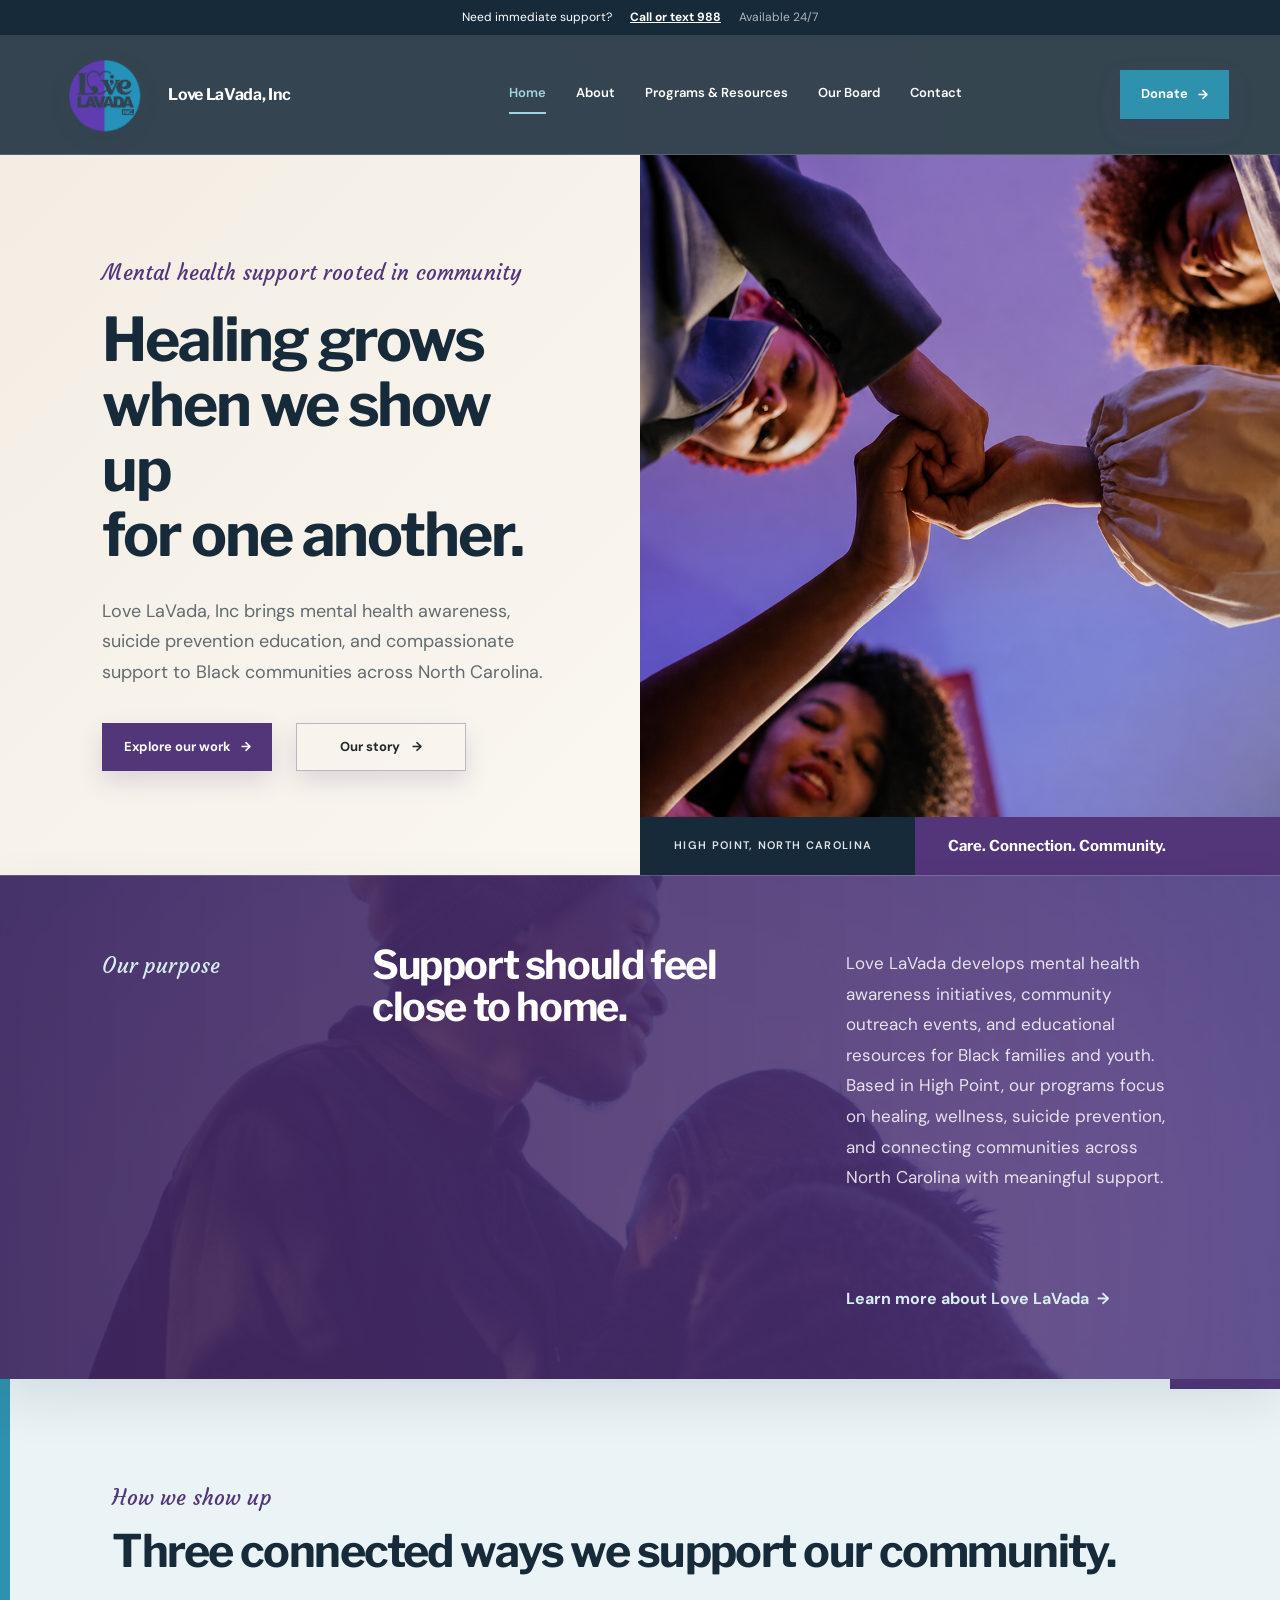
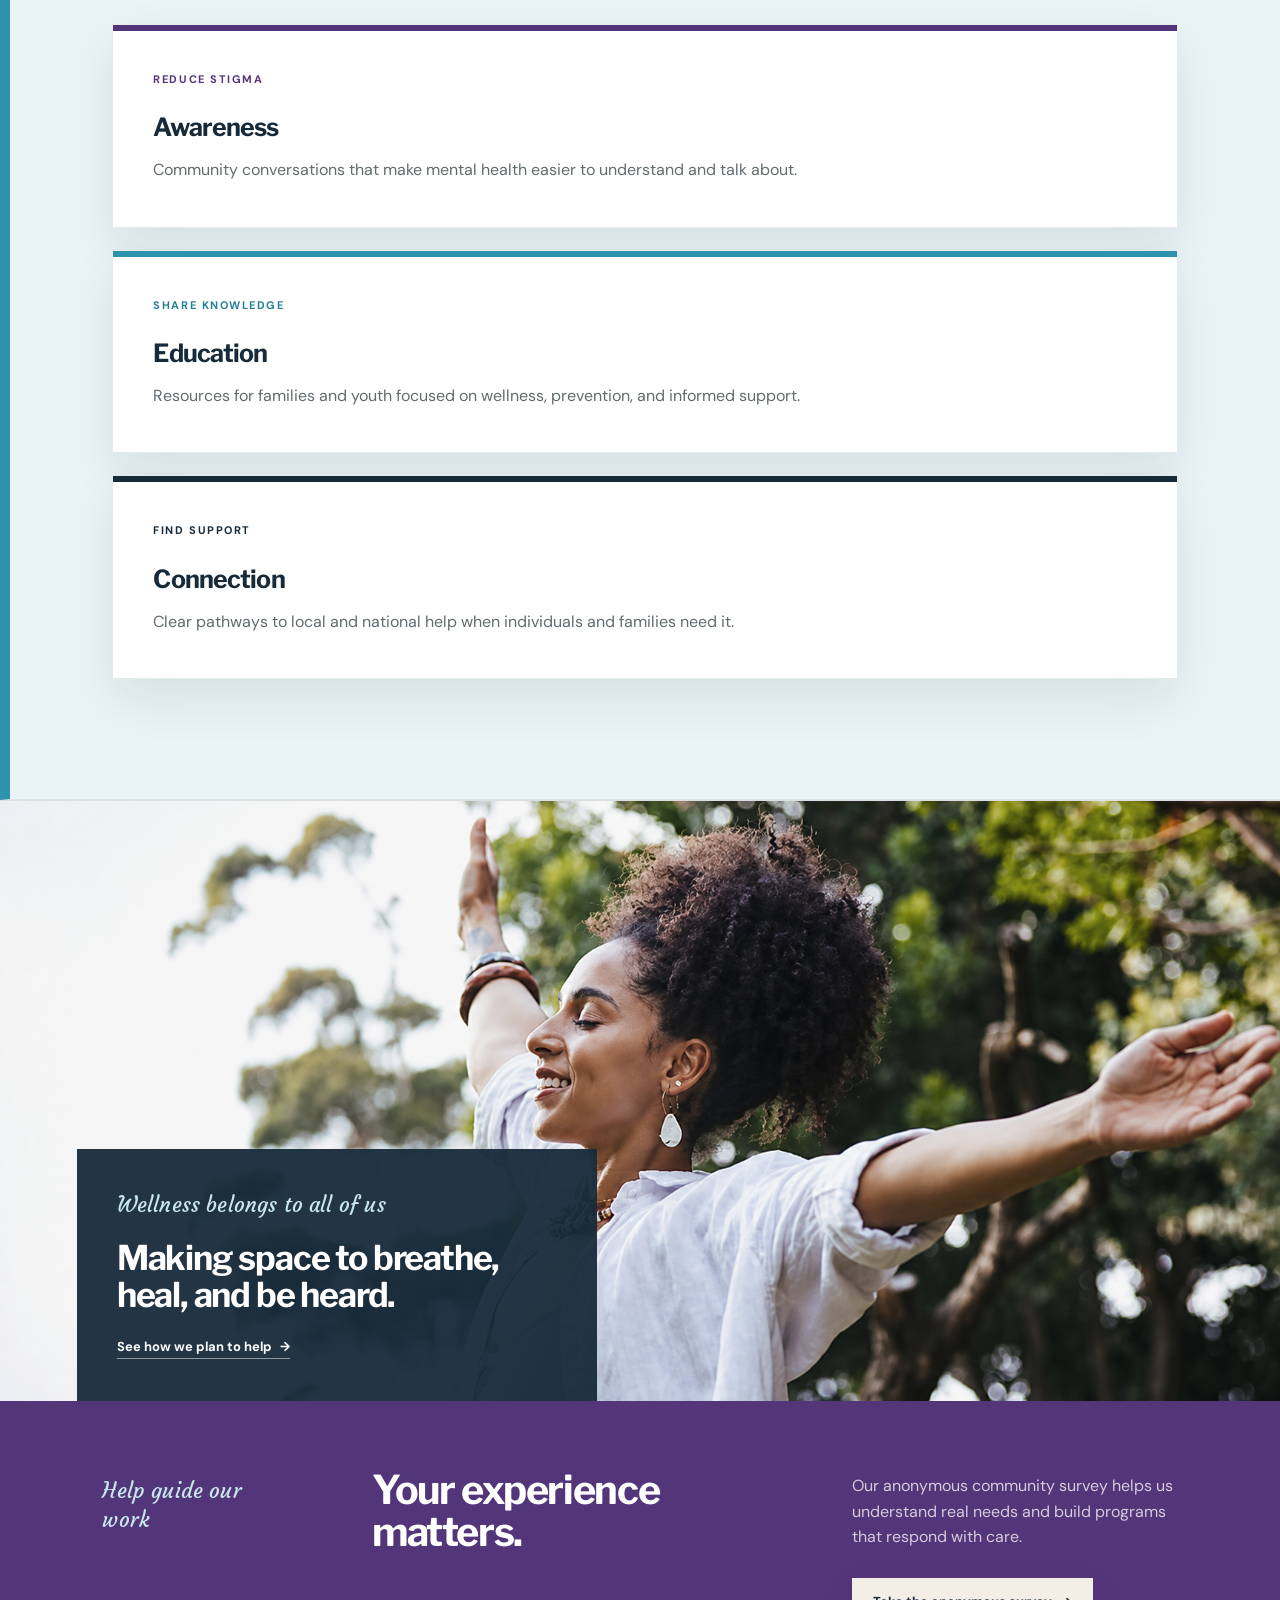
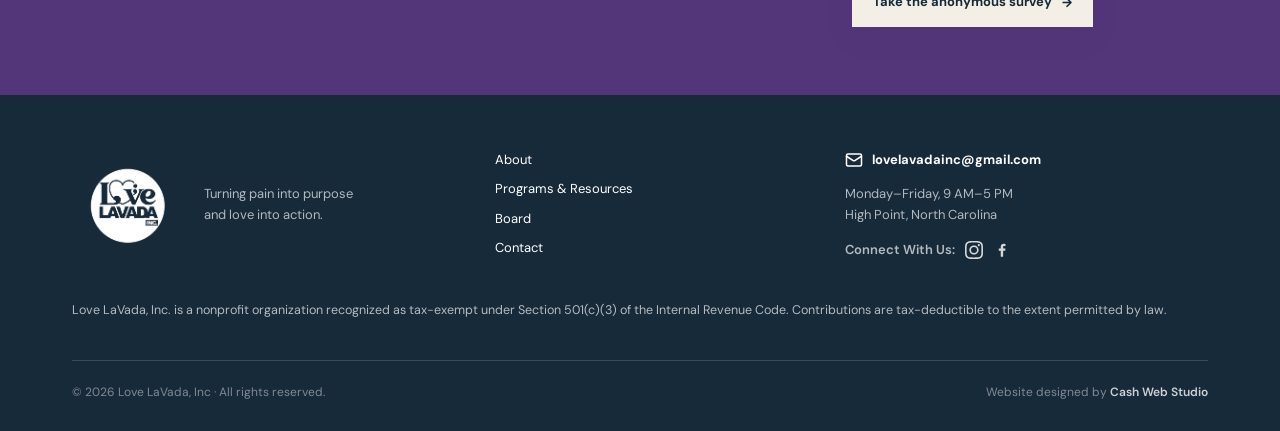
<file: index.html>
<!doctype html><html lang="en"><head><meta charset="utf-8"><meta name="viewport" content="width=device-width,initial-scale=1"><meta name="description" content="Love LaVada provides mental health advocacy, suicide prevention education, and community support across North Carolina."><meta property="og:type" content="website"><meta property="og:site_name" content="Love LaVada, Inc"><meta property="og:title" content="Love LaVada, Inc | Mental Health &amp; Community Support"><meta property="og:description" content="Mental health advocacy, suicide prevention education, and compassionate community support across North Carolina."><meta property="og:url" content="https://lovelavadainc.org/"><meta property="og:image" content="https://lovelavadainc.org/assets/social-preview.png"><meta property="og:image:width" content="1200"><meta property="og:image:height" content="630"><meta property="og:image:alt" content="Love LaVada, Inc — Care. Connection. Community."><meta name="twitter:card" content="summary_large_image"><meta name="twitter:title" content="Love LaVada, Inc | Mental Health &amp; Community Support"><meta name="twitter:description" content="Mental health advocacy, suicide prevention education, and compassionate community support across North Carolina."><meta name="twitter:image" content="https://lovelavadainc.org/assets/social-preview.png"><title>Love LaVada, Inc | Mental Health &amp; Community Support</title><link rel="icon" href="assets/love-lavada-logo.png"><link rel="stylesheet" href="style.css"><script src="script.js" defer></script></head><body>
<a class="skip-link" href="#main">Skip to content</a><div class="crisis"><span>Need immediate support?</span><a href="tel:988">Call or text 988</a><span>Available 24/7</span></div>
<header class="header"><a class="logo" href="index.html"><img src="assets/love-lavada-logo.png" alt="Love LaVada, Inc"><span>Love LaVada, Inc</span></a><button class="menu" aria-expanded="false" aria-controls="nav">Menu</button><nav id="nav"><a class="active" href="index.html">Home</a><a href="about.html">About</a><a href="programs.html">Programs &amp; Resources</a><a href="board.html">Our Board</a><a href="contact.html">Contact</a></nav><a class="donate" href="https://www.gofundme.com/f/building-a-safe-community-with-love-lavada?attribution_id=sl:65cd0cf0-9867-4cf5-ae6d-a44ae20c0e2c&amp;ts=1780276682&amp;utm_campaign=natman_today_topbar_ios&amp;utm_medium=customer&amp;utm_source=copy_link" target="_blank" rel="noreferrer">Donate</a></header>
<main id="main">
<section class="home-hero"><div class="hero-text" data-reveal><p class="kicker">Mental health support rooted in community</p><h1>Healing grows<br>when we show up<br>for one another.</h1><p class="lead">Love LaVada, Inc brings mental health awareness, suicide prevention education, and compassionate support to Black communities across North Carolina.</p><div class="actions"><a class="btn primary" href="programs.html">Explore our work</a><a class="btn plain" href="about.html">Our story <span>→</span></a></div></div><div class="hero-visual" data-reveal><div class="hero-main-photo"><img src="assets/community-circle-hq.png" alt="Friends joining hands in a circle"></div><div class="hero-note"><span>High Point, North Carolina</span><strong>Care. Connection. Community.</strong></div></div></section>
<section class="intro"><p class="section-tag">Our purpose</p><div><h2>Support should feel<br>close to home.</h2><p>Love LaVada develops mental health awareness initiatives, community outreach events, and educational resources for Black families and youth. Based in High Point, our programs focus on healing, wellness, suicide prevention, and connecting communities across North Carolina with meaningful support.</p><a class="text-link" href="about.html">Learn more about Love LaVada</a></div></section>
<section class="focus-section"><div class="focus-heading" data-reveal><p class="section-tag">How we show up</p><h2>Three connected ways we support our community.</h2></div><div class="pillars"><article data-reveal><span>Reduce stigma</span><h3>Awareness</h3><p>Community conversations that make mental health easier to understand and talk about.</p></article><article data-reveal><span>Share knowledge</span><h3>Education</h3><p>Resources for families and youth focused on wellness, prevention, and informed support.</p></article><article data-reveal><span>Find support</span><h3>Connection</h3><p>Clear pathways to local and national help when individuals and families need it.</p></article></div></section>
<div class="home-closing"><section class="editorial-image" data-reveal><img src="assets/wellness-freedom-hq.png" alt="Woman outdoors expressing a sense of freedom and wellness"><div><p class="section-tag light">Wellness belongs to all of us</p><h2>Making space to breathe, heal, and be heard.</h2><a href="programs.html">See how we plan to help</a></div></section>
<section class="callout"><div><p class="section-tag light">Help guide our work</p><h2>Your experience matters.</h2></div><div><p>Our anonymous community survey helps us understand real needs and build programs that respond with care.</p><a class="btn cream" href="https://docs.google.com/forms/d/e/1FAIpQLSeoFRITN8kgI-mfvQq2K6gpvZN3PF0Pg4dfUJzbff_RL9KFEQ/viewform" target="_blank" rel="noreferrer">Take the anonymous survey</a></div></section></div>
</main>
<footer><div><img src="assets/love-lavada-logo-white.png" alt="Love LaVada, Inc"><p>Turning pain into purpose<br>and love into action.</p></div><div class="footer-links"><a href="about.html">About</a><a href="programs.html">Programs &amp; Resources</a><a href="board.html">Board</a><a href="contact.html">Contact</a></div><div><a href="mailto:lovelavadainc@gmail.com">lovelavadainc@gmail.com</a><p>Monday–Friday, 9 AM–5 PM<br>High Point, North Carolina</p></div><p class="nonprofit-disclosure">Love LaVada, Inc. is a nonprofit organization recognized as tax-exempt under Section 501(c)(3) of the Internal Revenue Code. Contributions are tax-deductible to the extent permitted by law.</p><small><span>© <span data-year></span> Love LaVada, Inc · All rights reserved.</span><span>Website designed by <a href="https://cashwebstudio.com/" target="_blank" rel="noreferrer">Cash Web Studio</a></span></small></footer>
</body></html>
</file>
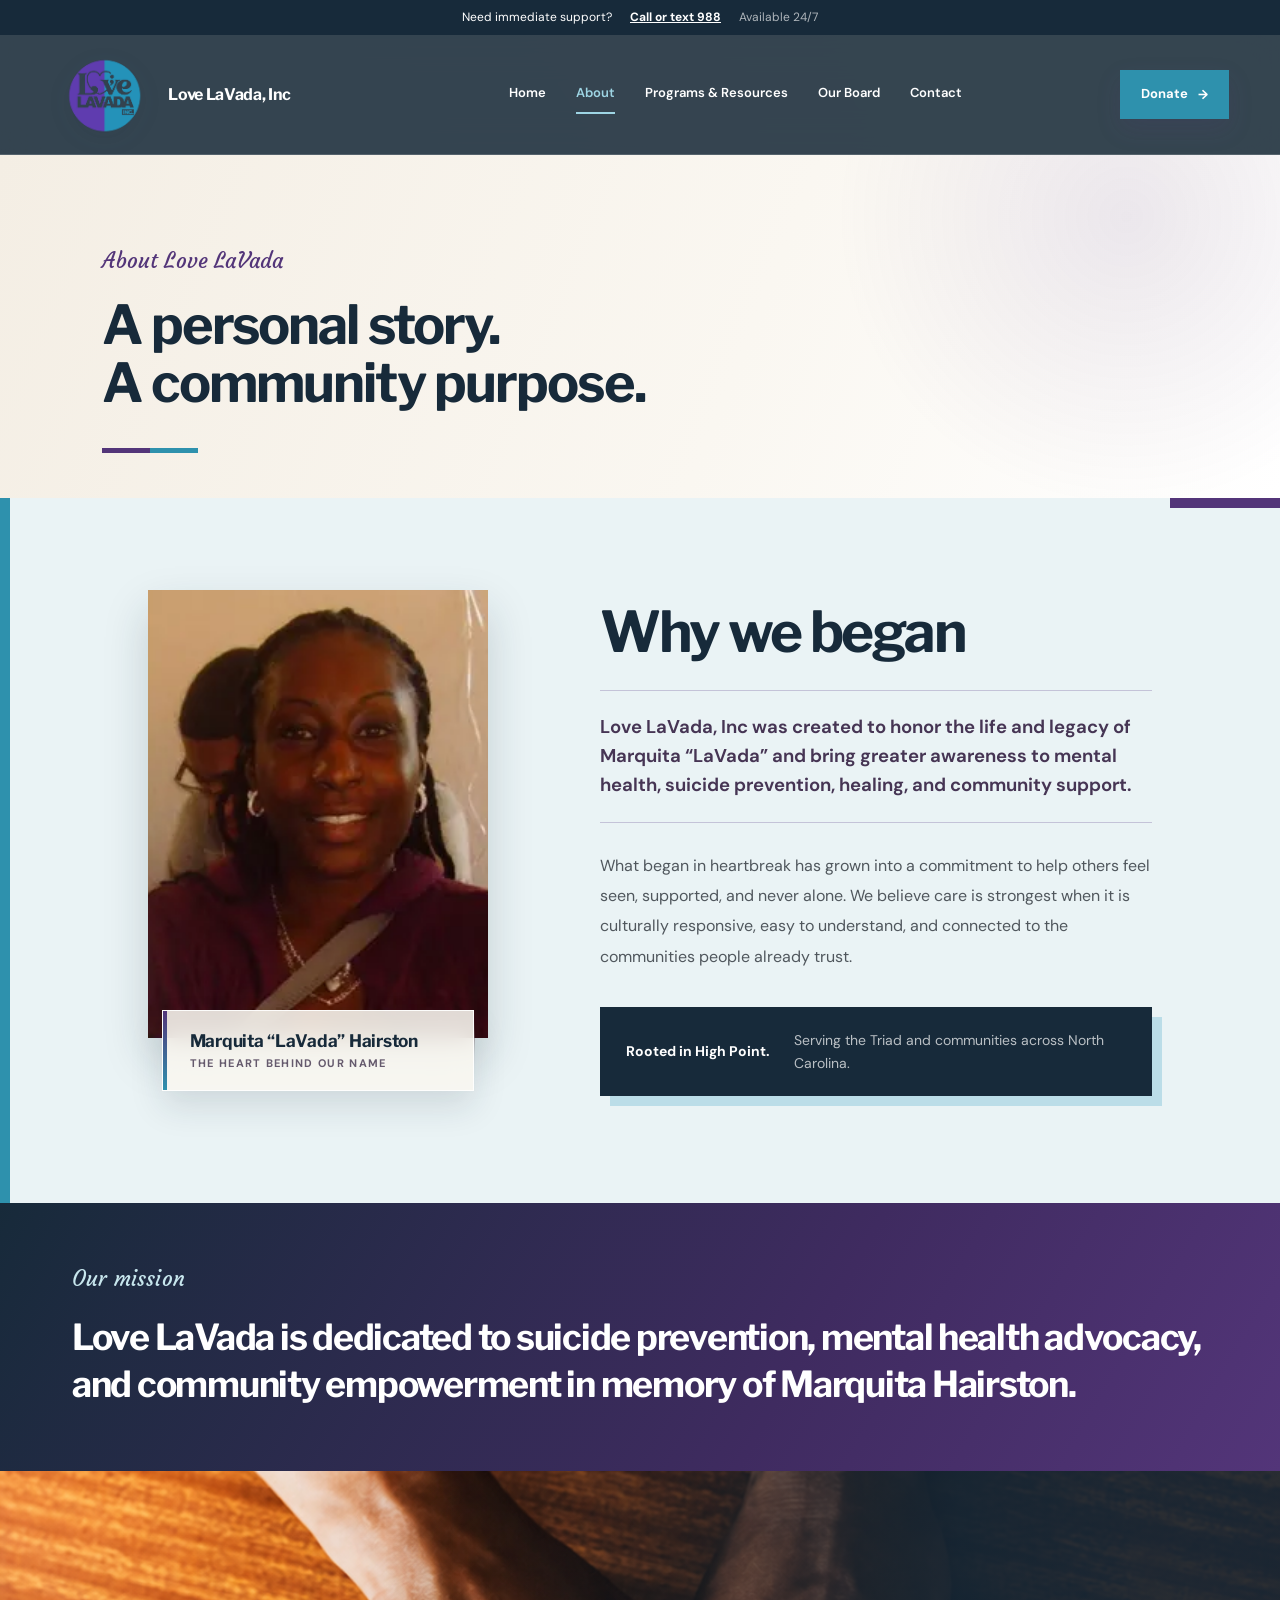
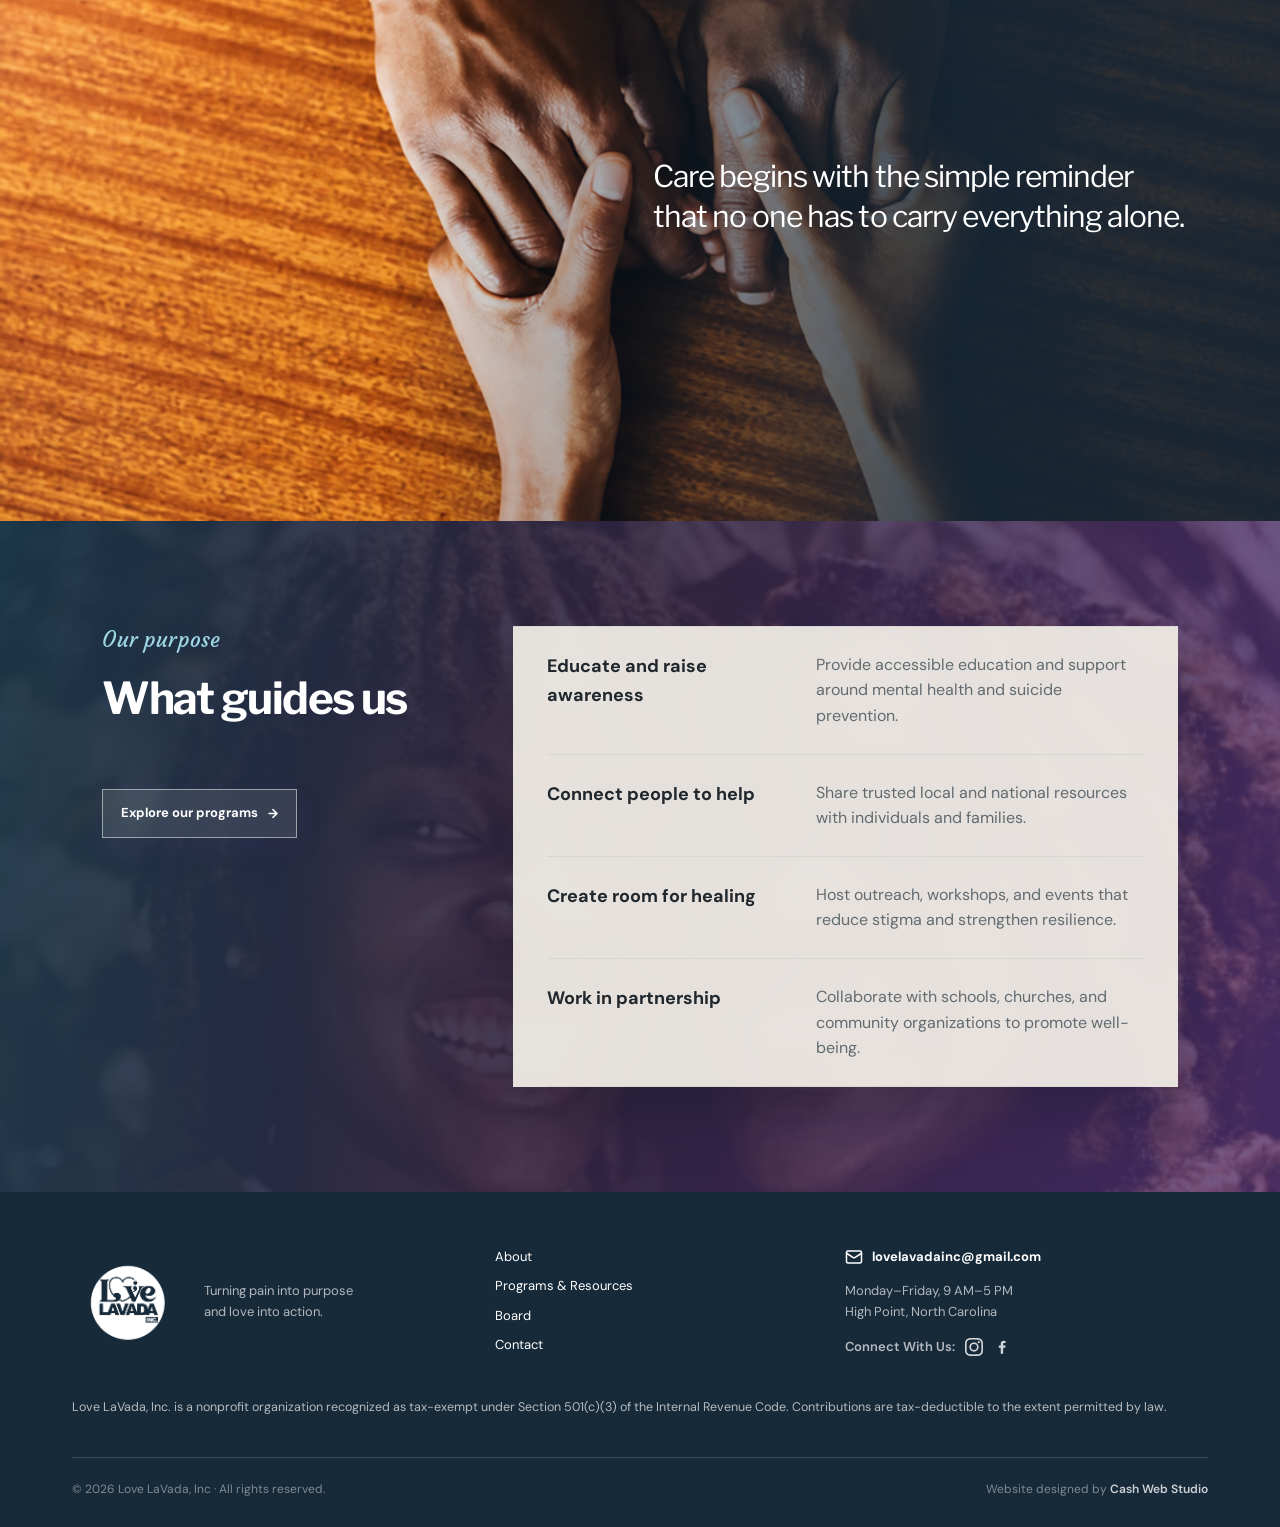
<file: about.html>
<!doctype html><html lang="en"><head><meta charset="utf-8"><meta name="viewport" content="width=device-width,initial-scale=1"><meta name="description" content="Learn the story, mission, and purpose of Love LaVada, Inc"><meta property="og:type" content="website"><meta property="og:site_name" content="Love LaVada, Inc"><meta property="og:title" content="About | Love LaVada, Inc"><meta property="og:description" content="Learn the story, mission, and purpose behind Love LaVada, Inc."><meta property="og:url" content="https://lovelavadainc.org/about"><meta property="og:image" content="https://lovelavadainc.org/assets/social-preview.png"><meta property="og:image:width" content="1200"><meta property="og:image:height" content="630"><meta property="og:image:alt" content="Love LaVada, Inc — Care. Connection. Community."><meta name="twitter:card" content="summary_large_image"><meta name="twitter:title" content="About | Love LaVada, Inc"><meta name="twitter:description" content="Learn the story, mission, and purpose behind Love LaVada, Inc."><meta name="twitter:image" content="https://lovelavadainc.org/assets/social-preview.png"><title>About | Love LaVada, Inc</title><link rel="icon" href="assets/love-lavada-logo.png"><link rel="stylesheet" href="style.css"><script src="script.js" defer></script></head><body class="about-page">
<a class="skip-link" href="#main">Skip to content</a><div class="crisis"><span>Need immediate support?</span><a href="tel:988">Call or text 988</a><span>Available 24/7</span></div>
<header class="header"><a class="logo" href="index.html"><img src="assets/love-lavada-logo.png" alt="Love LaVada, Inc"><span>Love LaVada, Inc</span></a><button class="menu" aria-expanded="false" aria-controls="nav">Menu</button><nav id="nav"><a href="index.html">Home</a><a class="active" href="about.html">About</a><a href="programs.html">Programs &amp; Resources</a><a href="board.html">Our Board</a><a href="contact.html">Contact</a></nav><a class="donate" href="https://www.gofundme.com/f/building-a-safe-community-with-love-lavada" target="_blank" rel="noreferrer">Donate</a></header>
<main id="main"><section class="page-title"><p class="kicker">About Love LaVada</p><h1>A personal story.<br>A community purpose.</h1></section>
<section class="story-layout"><div class="story-photo" data-reveal><span class="photo-accent" aria-hidden="true"></span><div class="lavada-photo-frame"><img src="assets/marquita-lavada.webp" alt="Marquita LaVada smiling"></div><p><strong>Marquita “LaVada” Hairston</strong><span>The heart behind our name</span></p></div><div class="prose story-prose" data-reveal><h2>Why we began</h2><p class="large">Love LaVada, Inc was created to honor the life and legacy of Marquita “LaVada” and bring greater awareness to mental health, suicide prevention, healing, and community support.</p><p>What began in heartbreak has grown into a commitment to help others feel seen, supported, and never alone. We believe care is strongest when it is culturally responsive, easy to understand, and connected to the communities people already trust.</p><p class="location-note"><strong>Rooted in High Point.</strong><span>Serving the Triad and communities across North Carolina.</span></p></div></section>
<section class="mission-band"><p class="section-tag light">Our mission</p><h2>Love LaVada is dedicated to suicide prevention, mental health advocacy, and community empowerment in memory of Marquita Hairston.</h2></section>
<section class="about-image-break" data-reveal><img src="assets/supporting-hands-hq.png" alt="Hands offering support and reassurance"><blockquote>Care begins with the simple reminder that no one has to carry everything alone.</blockquote></section><section class="values"><div><p class="section-tag">Our purpose</p><h2>What guides us</h2><a class="btn values-cta" href="programs.html">Explore our programs</a></div><ol><li><strong>Educate and raise awareness</strong><span>Provide accessible education and support around mental health and suicide prevention.</span></li><li><strong>Connect people to help</strong><span>Share trusted local and national resources with individuals and families.</span></li><li><strong>Create room for healing</strong><span>Host outreach, workshops, and events that reduce stigma and strengthen resilience.</span></li><li><strong>Work in partnership</strong><span>Collaborate with schools, churches, and community organizations to promote well-being.</span></li></ol></section></main>
<footer><div><img src="assets/love-lavada-logo-white.png" alt="Love LaVada, Inc"><p>Turning pain into purpose<br>and love into action.</p></div><div class="footer-links"><a href="about.html">About</a><a href="programs.html">Programs &amp; Resources</a><a href="board.html">Board</a><a href="contact.html">Contact</a></div><div><a href="mailto:lovelavadainc@gmail.com">lovelavadainc@gmail.com</a><p>Monday–Friday, 9 AM–5 PM<br>High Point, North Carolina</p></div><p class="nonprofit-disclosure">Love LaVada, Inc. is a nonprofit organization recognized as tax-exempt under Section 501(c)(3) of the Internal Revenue Code. Contributions are tax-deductible to the extent permitted by law.</p><small><span>© <span data-year></span> Love LaVada, Inc · All rights reserved.</span><span>Website designed by <a href="https://cashwebstudio.com/" target="_blank" rel="noreferrer">Cash Web Studio</a></span></small></footer>
</body></html>
</file>
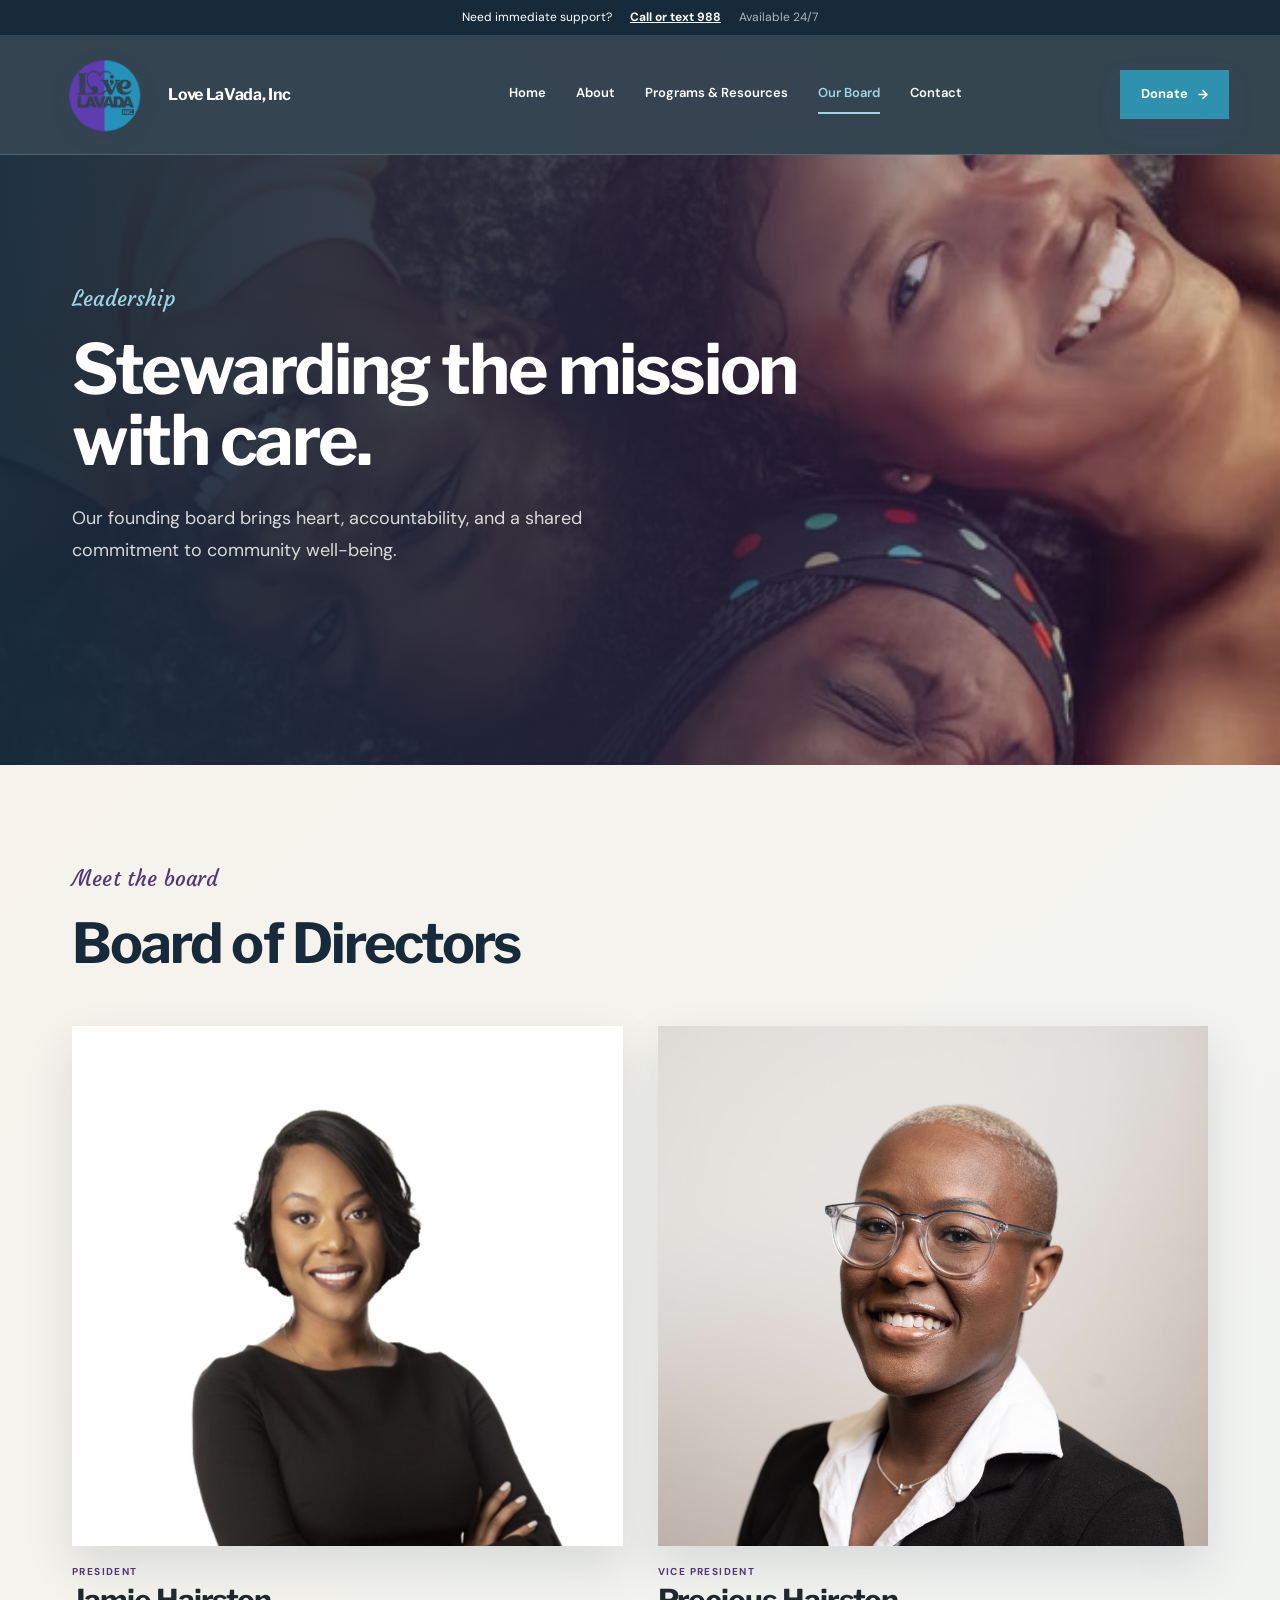
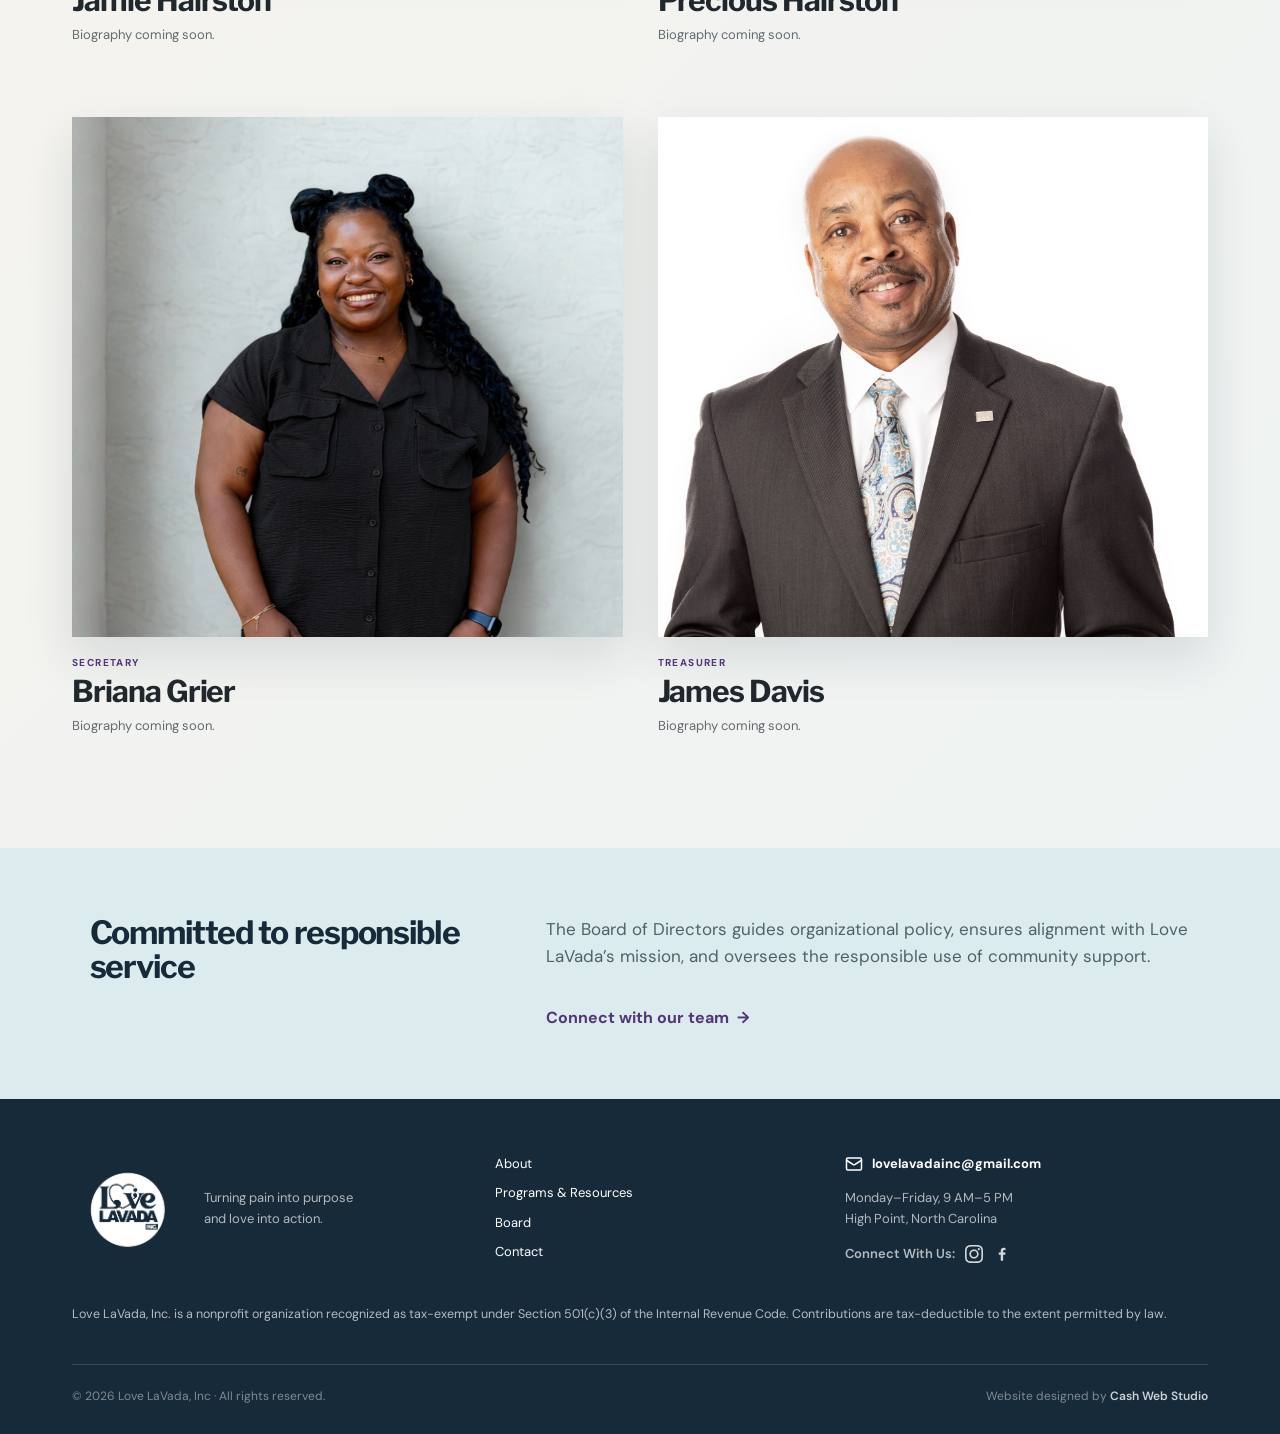
<file: board.html>
<!doctype html><html lang="en"><head><meta charset="utf-8"><meta name="viewport" content="width=device-width,initial-scale=1"><meta name="description" content="Meet the founding board of Love LaVada, Inc"><meta property="og:type" content="website"><meta property="og:site_name" content="Love LaVada, Inc"><meta property="og:title" content="Our Board | Love LaVada, Inc"><meta property="og:description" content="Meet the founding board guiding Love LaVada's community-centered mission."><meta property="og:url" content="https://lovelavadainc.org/board"><meta property="og:image" content="https://lovelavadainc.org/assets/social-preview.png"><meta property="og:image:width" content="1200"><meta property="og:image:height" content="630"><meta property="og:image:alt" content="Love LaVada, Inc — Care. Connection. Community."><meta name="twitter:card" content="summary_large_image"><meta name="twitter:title" content="Our Board | Love LaVada, Inc"><meta name="twitter:description" content="Meet the founding board guiding Love LaVada's community-centered mission."><meta name="twitter:image" content="https://lovelavadainc.org/assets/social-preview.png"><title>Our Board | Love LaVada, Inc</title><link rel="icon" href="assets/love-lavada-logo.png"><link rel="stylesheet" href="style.css"><script src="script.js" defer></script></head><body class="board-page">
<a class="skip-link" href="#main">Skip to content</a><div class="crisis"><span>Need immediate support?</span><a href="tel:988">Call or text 988</a><span>Available 24/7</span></div>
<header class="header"><a class="logo" href="index.html"><img src="assets/love-lavada-logo.png" alt="Love LaVada, Inc"><span>Love LaVada, Inc</span></a><button class="menu" aria-expanded="false" aria-controls="nav">Menu</button><nav id="nav"><a href="index.html">Home</a><a href="about.html">About</a><a href="programs.html">Programs &amp; Resources</a><a class="active" href="board.html">Our Board</a><a href="contact.html">Contact</a></nav><a class="donate" href="https://www.gofundme.com/f/building-a-safe-community-with-love-lavada" target="_blank" rel="noreferrer">Donate</a></header>
<main id="main"><section class="board-hero"><img src="assets/community-joy.png" alt="Three friends sharing a joyful moment together"><div data-reveal><p class="kicker">Leadership</p><h1>Stewarding the mission<br>with care.</h1><p>Our founding board brings heart, accountability, and a shared commitment to community well-being.</p></div></section>
<section class="board-members"><div class="board-members-heading"><p class="section-tag">Meet the board</p><h2>Board of Directors</h2></div><div class="people-grid"><article data-reveal><div class="headshot-frame"><img src="assets/jamie-hairston.jpg" alt="Jamie Hairston"></div><p>President</p><h2>Jamie Hairston</h2><span>Biography coming soon.</span></article><article data-reveal><div class="headshot-frame"><img src="assets/precious-hairston.jpeg" alt="Precious Hairston"></div><p>Vice President</p><h2>Precious Hairston</h2><span>Biography coming soon.</span></article><article data-reveal><div class="headshot-frame"><img src="assets/briana-grier.jpg" alt="Briana Grier"></div><p>Secretary</p><h2>Briana Grier</h2><span>Biography coming soon.</span></article><article data-reveal><div class="headshot-frame"><img src="assets/james-davis.jpg" alt="James Davis"></div><p>Treasurer</p><h2>James Davis</h2><span>Biography coming soon.</span></article></div></section>
<section class="board-note"><h2>Committed to responsible service</h2><div><p>The Board of Directors guides organizational policy, ensures alignment with Love LaVada’s mission, and oversees the responsible use of community support.</p><a class="text-link board-contact-cta" href="contact.html">Connect with our team</a></div></section></main>
<footer><div><img src="assets/love-lavada-logo-white.png" alt="Love LaVada, Inc"><p>Turning pain into purpose<br>and love into action.</p></div><div class="footer-links"><a href="about.html">About</a><a href="programs.html">Programs &amp; Resources</a><a href="board.html">Board</a><a href="contact.html">Contact</a></div><div><a href="mailto:lovelavadainc@gmail.com">lovelavadainc@gmail.com</a><p>Monday–Friday, 9 AM–5 PM<br>High Point, North Carolina</p></div><p class="nonprofit-disclosure">Love LaVada, Inc. is a nonprofit organization recognized as tax-exempt under Section 501(c)(3) of the Internal Revenue Code. Contributions are tax-deductible to the extent permitted by law.</p><small><span>© <span data-year></span> Love LaVada, Inc · All rights reserved.</span><span>Website designed by <a href="https://cashwebstudio.com/" target="_blank" rel="noreferrer">Cash Web Studio</a></span></small></footer>
</body></html>
</file>
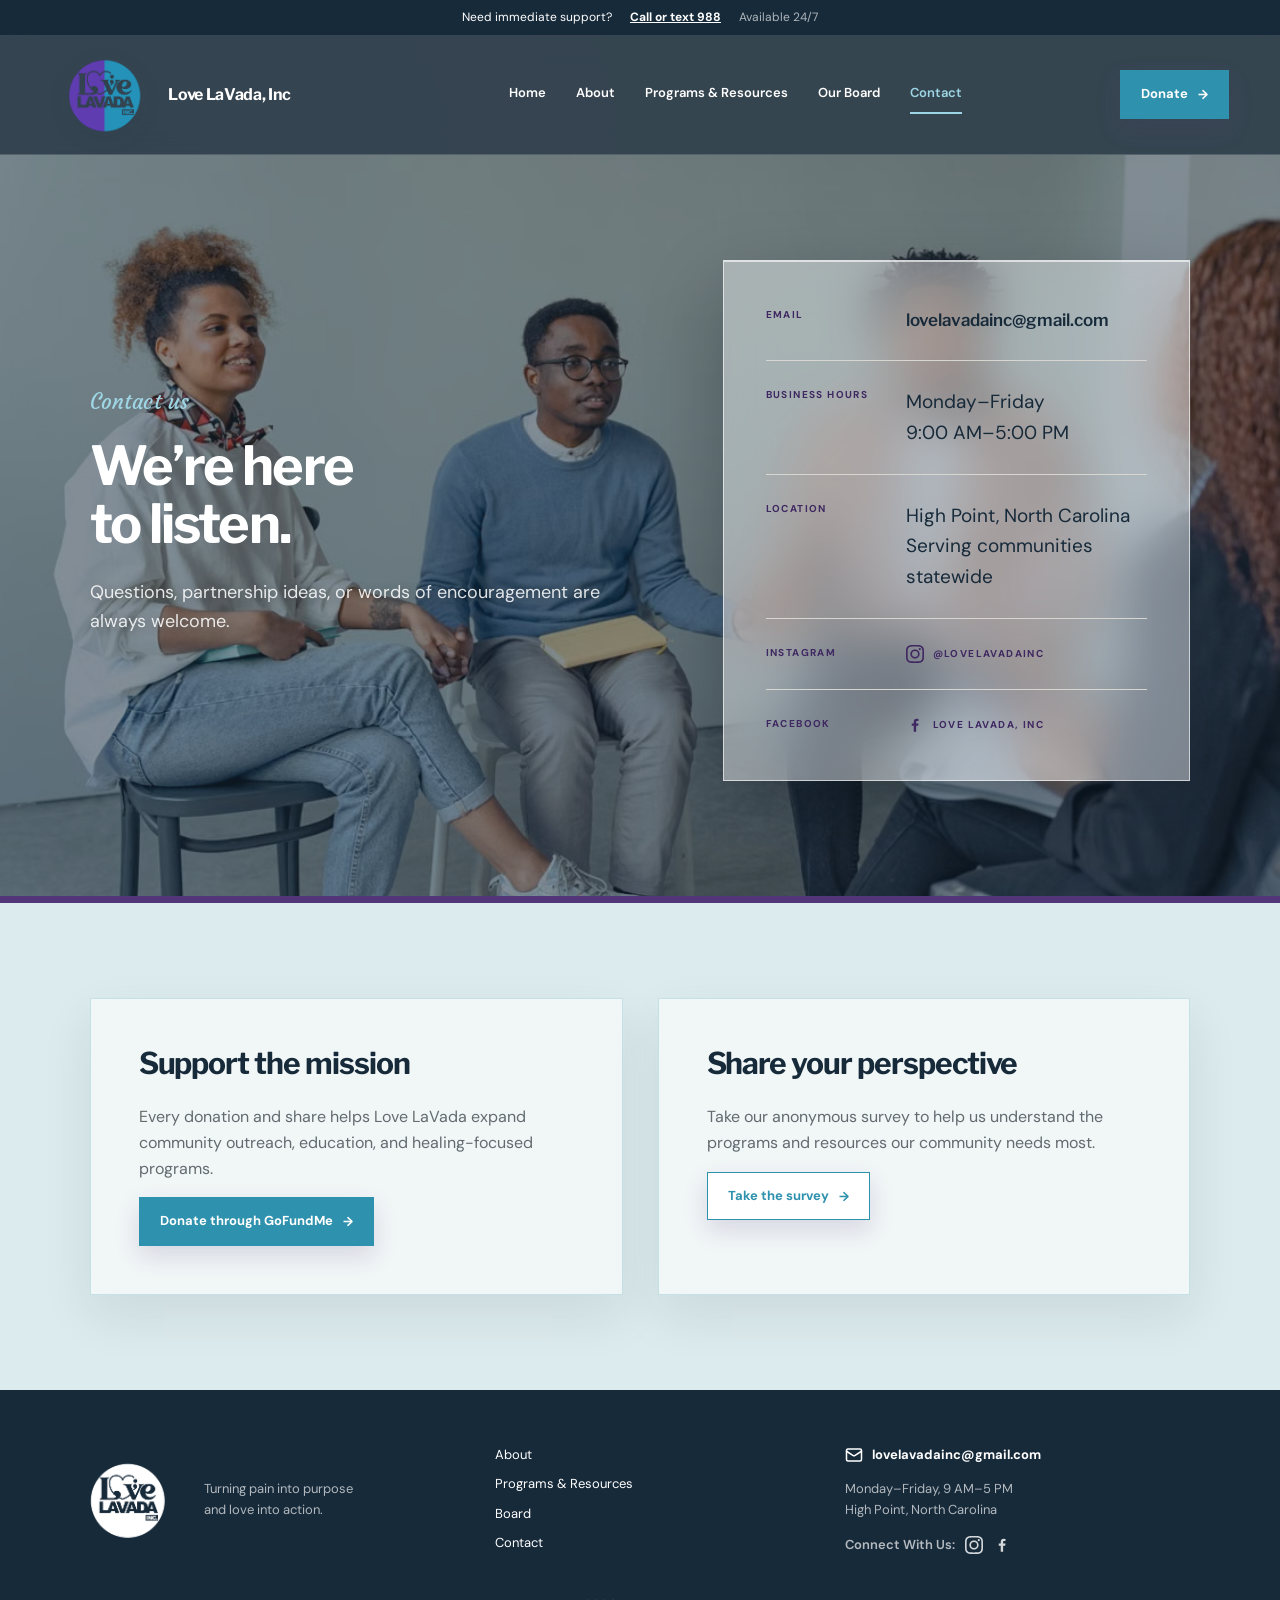
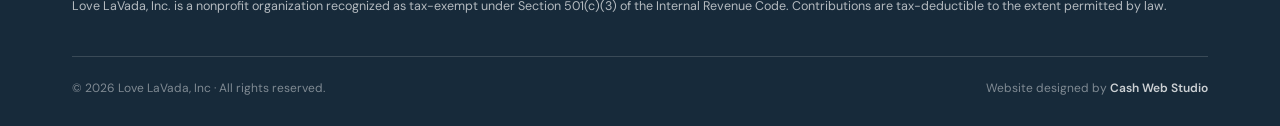
<file: contact.html>
<!doctype html><html lang="en"><head><meta charset="utf-8"><meta name="viewport" content="width=device-width,initial-scale=1"><meta name="description" content="Contact Love LaVada, Inc in High Point, North Carolina."><meta property="og:type" content="website"><meta property="og:site_name" content="Love LaVada, Inc"><meta property="og:title" content="Contact | Love LaVada, Inc"><meta property="og:description" content="Connect with Love LaVada, Inc in High Point, North Carolina."><meta property="og:url" content="https://lovelavadainc.org/contact"><meta property="og:image" content="https://lovelavadainc.org/assets/social-preview.png"><meta property="og:image:width" content="1200"><meta property="og:image:height" content="630"><meta property="og:image:alt" content="Love LaVada, Inc — Care. Connection. Community."><meta name="twitter:card" content="summary_large_image"><meta name="twitter:title" content="Contact | Love LaVada, Inc"><meta name="twitter:description" content="Connect with Love LaVada, Inc in High Point, North Carolina."><meta name="twitter:image" content="https://lovelavadainc.org/assets/social-preview.png"><title>Contact | Love LaVada, Inc</title><link rel="icon" href="assets/love-lavada-logo.png"><link rel="stylesheet" href="style.css"><script src="script.js" defer></script></head><body class="contact-page">
<a class="skip-link" href="#main">Skip to content</a><div class="crisis"><span>Need immediate support?</span><a href="tel:988">Call or text 988</a><span>Available 24/7</span></div>
<header class="header"><a class="logo" href="index.html"><img src="assets/love-lavada-logo.png" alt="Love LaVada, Inc"><span>Love LaVada, Inc</span></a><button class="menu" aria-expanded="false" aria-controls="nav">Menu</button><nav id="nav"><a href="index.html">Home</a><a href="about.html">About</a><a href="programs.html">Programs &amp; Resources</a><a href="board.html">Our Board</a><a class="active" href="contact.html">Contact</a></nav><a class="donate" href="https://www.gofundme.com/f/building-a-safe-community-with-love-lavada" target="_blank" rel="noreferrer">Donate</a></header>
<main id="main"><section class="contact-hero"><div data-reveal><p class="kicker">Contact us</p><h1>We’re here<br>to listen.</h1><p>Questions, partnership ideas, or words of encouragement are always welcome.</p></div><div class="contact-card" data-reveal><div><span>Email</span><a href="mailto:lovelavadainc@gmail.com">lovelavadainc@gmail.com</a></div><div><span>Business hours</span><p>Monday–Friday<br>9:00 AM–5:00 PM</p></div><div><span>Location</span><p>High Point, North Carolina<br>Serving communities statewide</p></div></div></section>
<section class="contact-actions"><div><h2>Support the mission</h2><p>Every donation and share helps Love LaVada expand community outreach, education, and healing-focused programs.</p><a class="btn primary" href="https://www.gofundme.com/f/building-a-safe-community-with-love-lavada" target="_blank" rel="noreferrer">Donate through GoFundMe</a></div><div><h2>Share your perspective</h2><p>Take our anonymous survey to help us understand the programs and resources our community needs most.</p><a class="btn outline" href="https://docs.google.com/forms/d/e/1FAIpQLSeoFRITN8kgI-mfvQq2K6gpvZN3PF0Pg4dfUJzbff_RL9KFEQ/viewform" target="_blank" rel="noreferrer">Take the survey</a></div></section></main>
<footer><div><img src="assets/love-lavada-logo-white.png" alt="Love LaVada, Inc"><p>Turning pain into purpose<br>and love into action.</p></div><div class="footer-links"><a href="about.html">About</a><a href="programs.html">Programs &amp; Resources</a><a href="board.html">Board</a><a href="contact.html">Contact</a></div><div><a href="mailto:lovelavadainc@gmail.com">lovelavadainc@gmail.com</a><p>Monday–Friday, 9 AM–5 PM<br>High Point, North Carolina</p></div><p class="nonprofit-disclosure">Love LaVada, Inc. is a nonprofit organization recognized as tax-exempt under Section 501(c)(3) of the Internal Revenue Code. Contributions are tax-deductible to the extent permitted by law.</p><small><span>© <span data-year></span> Love LaVada, Inc · All rights reserved.</span><span>Website designed by <a href="https://cashwebstudio.com/" target="_blank" rel="noreferrer">Cash Web Studio</a></span></small></footer>
</body></html>
</file>
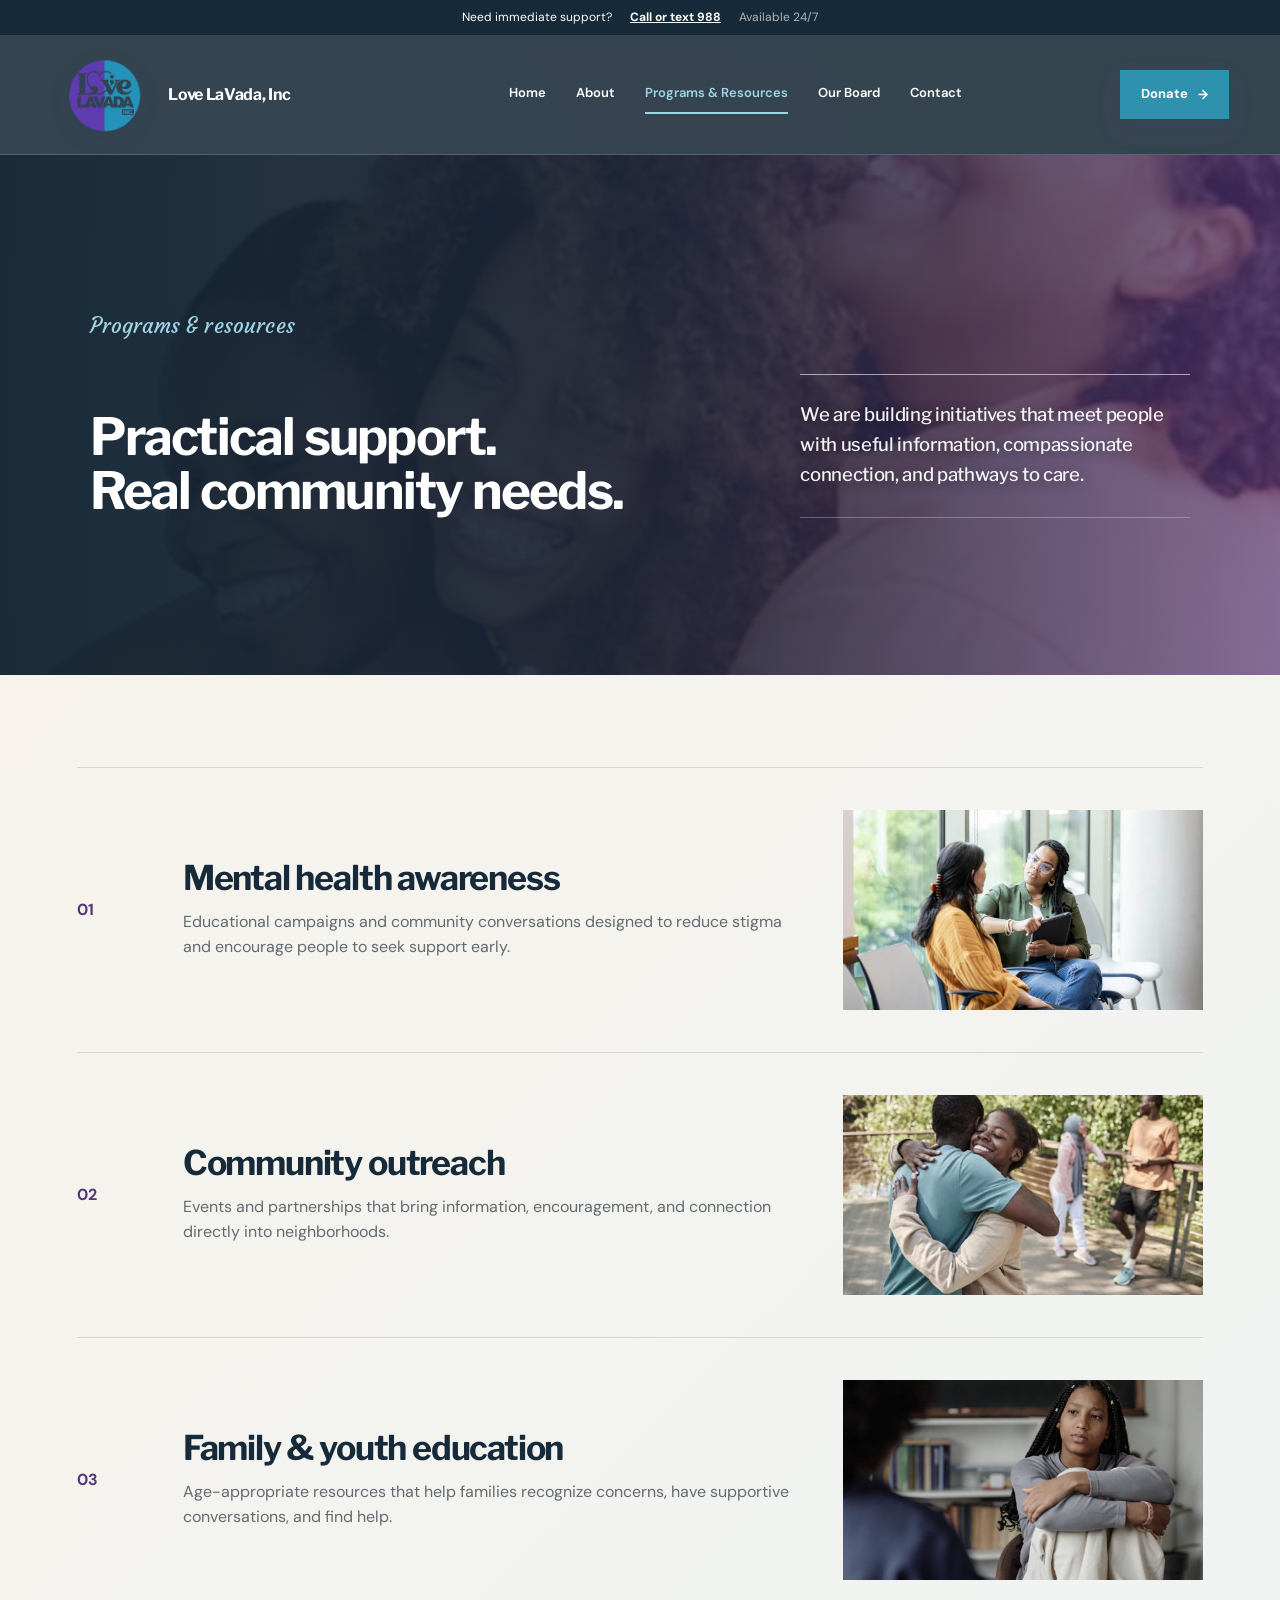
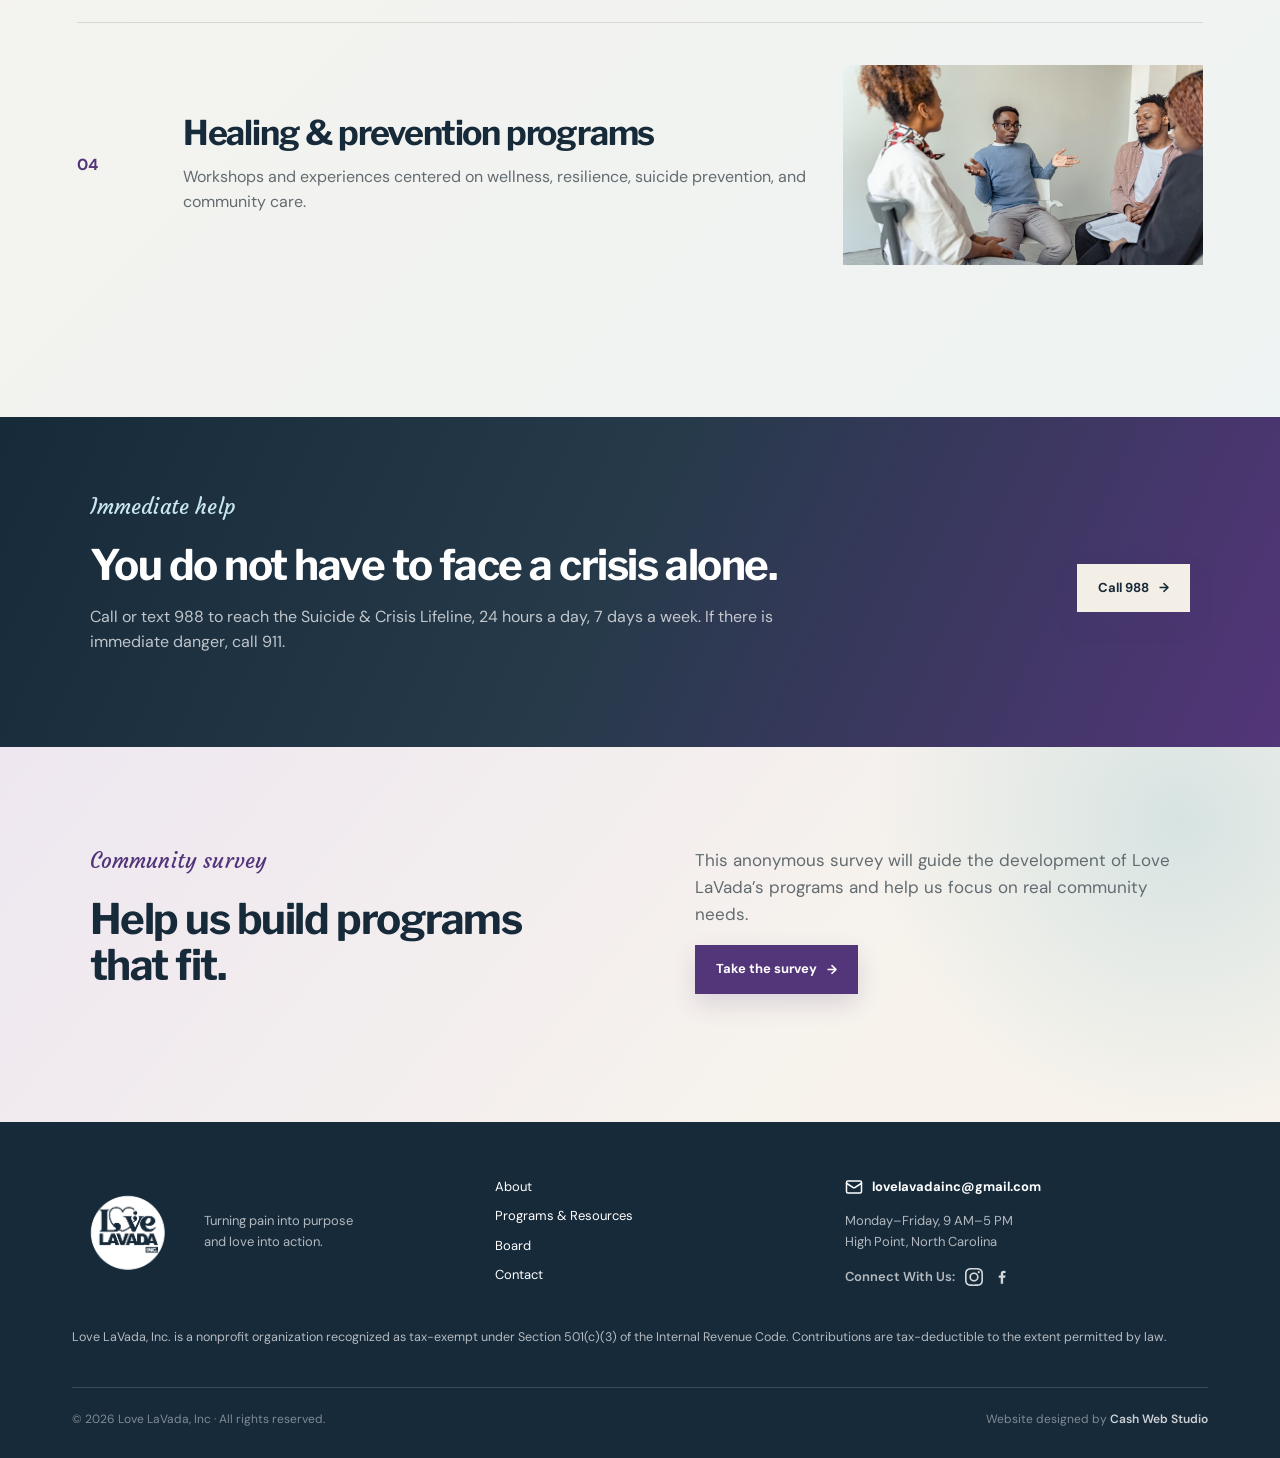
<file: programs.html>
<!doctype html><html lang="en"><head><meta charset="utf-8"><meta name="viewport" content="width=device-width,initial-scale=1"><meta name="description" content="Explore Love LaVada's mental health awareness, community outreach, education, and prevention priorities."><meta property="og:type" content="website"><meta property="og:site_name" content="Love LaVada, Inc"><meta property="og:title" content="Programs &amp; Resources | Love LaVada, Inc"><meta property="og:description" content="Explore mental health awareness, community outreach, education, and prevention resources."><meta property="og:url" content="https://lovelavadainc.org/programs"><meta property="og:image" content="https://lovelavadainc.org/assets/social-preview.png"><meta property="og:image:width" content="1200"><meta property="og:image:height" content="630"><meta property="og:image:alt" content="Love LaVada, Inc — Care. Connection. Community."><meta name="twitter:card" content="summary_large_image"><meta name="twitter:title" content="Programs &amp; Resources | Love LaVada, Inc"><meta name="twitter:description" content="Explore mental health awareness, community outreach, education, and prevention resources."><meta name="twitter:image" content="https://lovelavadainc.org/assets/social-preview.png"><title>Programs &amp; Resources | Love LaVada, Inc</title><link rel="icon" href="assets/love-lavada-logo.png"><link rel="stylesheet" href="style.css"><script src="script.js" defer></script></head><body class="programs-page">
<a class="skip-link" href="#main">Skip to content</a><div class="crisis"><span>Need immediate support?</span><a href="tel:988">Call or text 988</a><span>Available 24/7</span></div>
<header class="header"><a class="logo" href="index.html"><img src="assets/love-lavada-logo.png" alt="Love LaVada, Inc"><span>Love LaVada, Inc</span></a><button class="menu" aria-expanded="false" aria-controls="nav">Menu</button><nav id="nav"><a href="index.html">Home</a><a href="about.html">About</a><a class="active" href="programs.html">Programs &amp; Resources</a><a href="board.html">Our Board</a><a href="contact.html">Contact</a></nav><a class="donate" href="https://www.gofundme.com/f/building-a-safe-community-with-love-lavada" target="_blank" rel="noreferrer">Donate</a></header>
<main id="main"><section class="page-title compact"><p class="kicker">Programs &amp; resources</p><h1>Practical support.<br>Real community needs.</h1><p>We are building initiatives that meet people with useful information, compassionate connection, and pathways to care.</p></section>
<section class="program-list"><article data-reveal><span>01</span><div><h2>Mental health awareness</h2><p>Educational campaigns and community conversations designed to reduce stigma and encourage people to seek support early.</p></div><figure><img src="assets/counseling-conversation.png" alt="Two women having a supportive conversation"></figure></article><article data-reveal><span>02</span><div><h2>Community outreach</h2><p>Events and partnerships that bring information, encouragement, and connection directly into neighborhoods.</p></div><figure><img src="assets/community-embrace.png" alt="Community members embracing outdoors"></figure></article><article data-reveal><span>03</span><div><h2>Family &amp; youth education</h2><p>Age-appropriate resources that help families recognize concerns, have supportive conversations, and find help.</p></div><figure><img src="assets/youth-support.png" alt="Young person speaking with a trusted adult"></figure></article><article data-reveal><span>04</span><div><h2>Healing &amp; prevention programs</h2><p>Workshops and experiences centered on wellness, resilience, suicide prevention, and community care.</p></div><figure><img src="assets/group-conversation.png" alt="Community members participating in a guided group conversation"></figure></article></section>
<section class="resource-box"><div><p class="section-tag light">Immediate help</p><h2>You do not have to face a crisis alone.</h2><p>Call or text 988 to reach the Suicide &amp; Crisis Lifeline, 24 hours a day, 7 days a week. If there is immediate danger, call 911.</p></div><a class="btn cream" href="tel:988">Call 988</a></section>
<section class="survey-split"><div><p class="section-tag">Community survey</p><h2>Help us build programs that fit.</h2></div><div><p>This anonymous survey will guide the development of Love LaVada’s programs and help us focus on real community needs.</p><a class="btn primary" href="https://docs.google.com/forms/d/e/1FAIpQLSeoFRITN8kgI-mfvQq2K6gpvZN3PF0Pg4dfUJzbff_RL9KFEQ/viewform" target="_blank" rel="noreferrer">Take the survey</a></div></section></main>
<footer><div><img src="assets/love-lavada-logo-white.png" alt="Love LaVada, Inc"><p>Turning pain into purpose<br>and love into action.</p></div><div class="footer-links"><a href="about.html">About</a><a href="programs.html">Programs &amp; Resources</a><a href="board.html">Board</a><a href="contact.html">Contact</a></div><div><a href="mailto:lovelavadainc@gmail.com">lovelavadainc@gmail.com</a><p>Monday–Friday, 9 AM–5 PM<br>High Point, North Carolina</p></div><p class="nonprofit-disclosure">Love LaVada, Inc. is a nonprofit organization recognized as tax-exempt under Section 501(c)(3) of the Internal Revenue Code. Contributions are tax-deductible to the extent permitted by law.</p><small><span>© <span data-year></span> Love LaVada, Inc · All rights reserved.</span><span>Website designed by <a href="https://cashwebstudio.com/" target="_blank" rel="noreferrer">Cash Web Studio</a></span></small></footer>
</body></html>
</file>
<file: style.css>
@import url('https://fonts.googleapis.com/css2?family=Courgette&family=DM+Sans:wght@400;500;600&family=Libre+Franklin:wght@500;600;700&display=swap');
:root{--navy:#172a3a;--plum:#533579;--blue:#2e91ad;--cream:#f4efe6;--warm:#fcfaf6;--ink:#20272d;--muted:#626b70;--line:#d8d6d0;--white:#fff;--max:1180px}
*{box-sizing:border-box}html{scroll-behavior:smooth}body{margin:0;background:var(--warm);color:var(--ink);font-family:'DM Sans',Arial,sans-serif;line-height:1.6}img{display:block;max-width:100%}a{color:inherit;text-decoration:none}h1,h2,h3,p{margin-top:0}h1,h2,h3{font-family:'Libre Franklin',Arial,sans-serif;letter-spacing:-.035em;line-height:1.08}.skip-link{position:absolute;left:-999px;top:0;background:#fff;padding:10px;z-index:100}.skip-link:focus{left:10px}.crisis{min-height:35px;background:var(--navy);color:#fff;display:flex;align-items:center;justify-content:center;gap:18px;padding:7px 20px;font-size:12px}.crisis a{font-weight:700;text-decoration:underline}.crisis span:last-child{opacity:.65}.header{height:104px;max-width:var(--max);margin:auto;padding:0 22px;display:grid;grid-template-columns:150px 1fr auto;align-items:center;gap:28px;border-bottom:1px solid var(--line)}.logo img{width:84px;height:84px;object-fit:contain}.header nav{display:flex;justify-content:center;gap:30px;font-size:13px;font-weight:600}.header nav a{padding:8px 0;border-bottom:2px solid transparent}.header nav a:hover,.header nav a.active{color:var(--plum);border-color:var(--plum)}.donate,.btn{display:inline-flex;align-items:center;justify-content:center;padding:13px 20px;font-weight:700;font-size:13px;border:1px solid transparent;transition:.2s}.donate,.btn.primary{background:var(--plum);color:#fff}.donate:hover,.btn.primary:hover{background:#422761}.menu{display:none;background:none;border:1px solid var(--navy);padding:8px 12px;font:inherit}
.home-hero{min-height:660px;background:var(--cream);display:grid;grid-template-columns:minmax(0,1.08fr) minmax(360px,.92fr);max-width:1440px;margin:auto}.hero-text{padding:95px max(6vw,55px);align-self:center}.kicker,.section-tag{text-transform:uppercase;letter-spacing:.15em;font-size:11px;font-weight:700;color:var(--plum)}.hero-text h1{font-size:clamp(44px,4.7vw,68px);margin:20px 0 28px;color:var(--navy)}.lead{font-size:18px;line-height:1.7;max-width:620px;color:var(--muted)}.actions{display:flex;gap:24px;align-items:center;margin-top:35px}.btn.plain{padding-left:18px;border:0}.btn.plain span{margin-left:12px}.hero-image{position:relative;min-height:560px;background:var(--navy);overflow:hidden}.hero-image img{width:100%;height:100%;object-fit:cover;object-position:center;filter:saturate(.9)}.hero-image p{position:absolute;left:0;right:0;bottom:0;margin:0;padding:42px 36px 28px;color:#fff;background:linear-gradient(transparent,rgba(23,42,58,.9));font-size:13px}.hero-image strong{font-size:17px}
.intro{max-width:var(--max);margin:auto;padding:105px 22px;display:grid;grid-template-columns:220px 1fr;gap:70px}.intro>div{display:grid;grid-template-columns:1fr .8fr;gap:75px}.intro h2,.page-title h1,.contact-hero h1{font-size:clamp(38px,4.2vw,58px);color:var(--navy);margin:0}.intro>div>p{font-size:17px;color:var(--muted);line-height:1.8}.text-link{font-weight:700;color:var(--plum);grid-column:2}.pillars{background:#fff;border-top:1px solid var(--line);border-bottom:1px solid var(--line);display:grid;grid-template-columns:repeat(3,1fr);max-width:var(--max);margin:0 auto 110px}.pillars article{padding:45px;border-right:1px solid var(--line)}.pillars article:last-child{border:0}.pillars h3{font-size:24px;color:var(--plum)}.pillars p{color:var(--muted);margin-bottom:0}.callout{max-width:var(--max);margin:0 auto 110px;background:var(--plum);color:#fff;padding:65px;display:grid;grid-template-columns:1fr .85fr;gap:90px;align-items:center}.callout h2{font-size:38px;margin:12px 0 0}.callout>div:last-child p{color:rgba(255,255,255,.75)}.section-tag.light{color:#c7e6ed}.btn.cream{background:var(--cream);color:var(--navy);margin-top:12px}
.page-title{max-width:var(--max);margin:auto;padding:95px 22px 80px}.page-title h1{max-width:900px;margin:18px 0 0}.page-title.compact{display:grid;grid-template-columns:1fr .7fr;gap:80px;align-items:end}.page-title.compact .kicker{grid-column:1/-1}.page-title.compact p:last-child{font-size:17px;color:var(--muted)}.story-layout{max-width:var(--max);margin:auto;padding:0 22px 115px;display:grid;grid-template-columns:.8fr 1.1fr;gap:90px}.story-photo img{width:100%;aspect-ratio:.82;object-fit:cover;background:#ddd}.story-photo p{font-size:13px;margin-top:12px;color:var(--muted)}.prose{padding-top:25px}.prose h2{font-size:36px;color:var(--plum)}.prose p{color:var(--muted);font-size:16px;line-height:1.85}.prose .large{font-size:23px;color:var(--ink);line-height:1.55}.mission-band{background:var(--navy);color:#fff;padding:80px max(calc((100vw - var(--max))/2 + 22px),22px)}.mission-band h2{font-size:clamp(34px,4vw,55px);max-width:1020px;margin:20px 0 0;line-height:1.25}.values{max-width:var(--max);margin:auto;padding:110px 22px;display:grid;grid-template-columns:.7fr 1.3fr;gap:90px}.values h2{font-size:44px;color:var(--navy)}.values ol{list-style:none;margin:0;padding:0;border-top:1px solid var(--line)}.values li{display:grid;grid-template-columns:.7fr 1fr;gap:40px;padding:25px 0;border-bottom:1px solid var(--line)}.values li strong{font-size:18px}.values li span{color:var(--muted)}
.program-list{max-width:var(--max);margin:auto;padding:10px 22px 100px}.program-list article{display:grid;grid-template-columns:100px 1fr;padding:42px 0;border-top:1px solid var(--line)}.program-list article>span{font-weight:700;color:var(--blue)}.program-list h2{font-size:34px;color:var(--navy);margin-bottom:12px}.program-list p{max-width:720px;color:var(--muted);margin:0}.resource-box{background:var(--navy);color:#fff;max-width:var(--max);margin:0 auto 110px;padding:65px;display:flex;justify-content:space-between;gap:50px;align-items:end}.resource-box>div{max-width:760px}.resource-box h2{font-size:42px;margin:16px 0}.resource-box p{color:rgba(255,255,255,.72)}.survey-split{max-width:var(--max);margin:auto;padding:0 22px 110px;display:grid;grid-template-columns:1fr 1fr;gap:110px}.survey-split h2{font-size:42px;color:var(--navy)}.survey-split>div:last-child p{color:var(--muted);font-size:17px}
.people-grid{max-width:var(--max);margin:auto;padding:10px 22px 110px;display:grid;grid-template-columns:repeat(2,1fr);gap:70px 35px}.people-grid img{width:100%;height:520px;object-fit:cover;object-position:center 24%;background:#ddd}.people-grid article:nth-child(1) img{object-position:center 30%}.people-grid article:nth-child(3) img{object-position:center 25%}.people-grid p{margin:18px 0 4px;text-transform:uppercase;letter-spacing:.14em;font-size:10px;color:var(--plum);font-weight:700}.people-grid h2{font-size:30px;margin-bottom:5px}.people-grid span{font-size:13px;color:var(--muted)}.board-note{max-width:var(--max);margin:0 auto 110px;padding:55px;background:var(--cream);display:grid;grid-template-columns:.75fr 1.25fr;gap:70px}.board-note h2{font-size:32px;color:var(--navy)}.board-note p{color:var(--muted);font-size:17px}
.contact-hero{max-width:var(--max);margin:auto;padding:100px 22px 120px;display:grid;grid-template-columns:1fr 1fr;gap:110px;align-items:center}.contact-hero h1{margin:18px 0 25px}.contact-hero>div:first-child>p:last-child{font-size:18px;color:var(--muted)}.contact-card{border-top:1px solid var(--line)}.contact-card>div{padding:26px 0;border-bottom:1px solid var(--line);display:grid;grid-template-columns:140px 1fr}.contact-card span{font-size:10px;text-transform:uppercase;letter-spacing:.14em;color:var(--plum);font-weight:700}.contact-card a,.contact-card p{font-size:19px;margin:0}.contact-actions{background:var(--cream);padding:90px max(calc((100vw - var(--max))/2 + 22px),22px);display:grid;grid-template-columns:1fr 1fr;gap:35px}.contact-actions>div{background:#fff;padding:45px}.contact-actions h2{font-size:30px;color:var(--navy)}.contact-actions p{color:var(--muted)}.btn.outline{border-color:var(--plum);color:var(--plum)}
footer{background:var(--navy);color:#fff;padding:55px max(calc((100vw - var(--max))/2 + 22px),22px) 28px;display:grid;grid-template-columns:1fr .8fr 1fr;gap:60px;position:relative}footer>div:first-child{display:flex;gap:20px;align-items:center}footer img{width:72px;height:72px;object-fit:contain;border-radius:50%}footer p{font-size:13px;color:rgba(255,255,255,.67);margin:0}.footer-links{display:grid;gap:7px;font-size:13px}footer>div:nth-child(3){font-size:13px}footer>div:nth-child(3) a{font-weight:700}footer>div:nth-child(3) p{margin-top:8px}footer small{grid-column:1/-1;border-top:1px solid rgba(255,255,255,.15);padding-top:22px;color:rgba(255,255,255,.45);font-size:10px}
@media(max-width:900px){.header{grid-template-columns:1fr auto auto;height:auto;min-height:90px}.menu{display:block}.header nav{display:none;position:absolute;top:125px;left:0;right:0;background:var(--warm);padding:25px;z-index:20;border-bottom:1px solid var(--line);flex-direction:column;align-items:center}.header nav.open{display:flex}.home-hero{grid-template-columns:1fr}.hero-image{min-height:600px}.intro{grid-template-columns:1fr;gap:25px}.intro>div{grid-template-columns:1fr;gap:25px}.text-link{grid-column:auto}.pillars{grid-template-columns:1fr;margin:0 22px 80px}.pillars article{border-right:0;border-bottom:1px solid var(--line)}.callout,.page-title.compact,.story-layout,.values,.survey-split,.contact-hero{grid-template-columns:1fr;gap:45px}.people-grid{grid-template-columns:1fr 1fr}.resource-box{margin:0 22px 80px}.board-note{margin:0 22px 80px}.contact-actions{grid-template-columns:1fr}footer{grid-template-columns:1fr 1fr}footer small{grid-column:1/-1}}
@media(max-width:600px){.crisis{font-size:10px}.crisis span:last-child{display:none}.header{padding:0 16px;grid-template-columns:1fr auto}.logo img{width:72px;height:72px}.donate{display:none}.header nav{top:125px}.hero-text{padding:65px 22px}.hero-text h1{font-size:40px}.lead{font-size:16px}.hero-image{min-height:480px}.actions{align-items:flex-start;flex-direction:column}.intro,.page-title,.story-layout,.values,.program-list,.survey-split,.contact-hero{padding-left:22px;padding-right:22px}.intro,.values{padding-top:75px;padding-bottom:75px}.intro h2,.page-title h1,.contact-hero h1{font-size:36px}.callout{margin:0 0 75px;padding:55px 22px;grid-template-columns:1fr;gap:25px}.callout h2{font-size:33px}.program-list article{grid-template-columns:45px 1fr}.program-list h2{font-size:27px}.resource-box{margin:0 0 75px;padding:50px 22px;display:block}.resource-box .btn{margin-top:22px}.mission-band{padding:60px 22px}.values li{grid-template-columns:1fr;gap:8px}.people-grid{grid-template-columns:1fr;padding:0 22px 75px}.people-grid img{height:460px}.board-note{margin:0 0 75px;padding:45px 22px;grid-template-columns:1fr;gap:15px}.contact-card>div{grid-template-columns:1fr;gap:7px}.contact-actions{padding:65px 22px}.contact-actions>div{padding:30px}footer{grid-template-columns:1fr;gap:35px;padding:45px 22px 25px}.page-title.compact{padding-bottom:60px}}

/* Elevated editorial layer */
body{background-image:radial-gradient(circle at 10% 12%,rgba(100,67,181,.045),transparent 28%),radial-gradient(circle at 92% 36%,rgba(46,145,173,.05),transparent 24%)}
.header{position:sticky;top:0;z-index:30;background:rgba(252,250,246,.92);backdrop-filter:blur(14px);transition:box-shadow .3s ease}.header.has-scrolled{box-shadow:0 12px 34px rgba(23,42,58,.1)}
.logo img{filter:drop-shadow(0 6px 10px rgba(23,42,58,.12));transition:transform .35s ease}.logo:hover img{transform:rotate(-3deg) scale(1.03)}
.btn,.donate{position:relative;overflow:hidden;box-shadow:0 10px 25px rgba(83,53,121,.16);transition:transform .25s ease,box-shadow .25s ease,background .25s ease}.btn:hover,.donate:hover{transform:translateY(-3px);box-shadow:0 16px 32px rgba(83,53,121,.24)}
.home-hero{min-height:720px;background:linear-gradient(135deg,#f3ede3 0%,#fbf8f2 72%);position:relative;overflow:hidden}.home-hero:before{content:'';position:absolute;width:360px;height:360px;border:1px solid rgba(83,53,121,.13);border-radius:50%;left:-190px;top:80px}.hero-text{position:relative;z-index:2}.hero-visual{position:relative;min-height:650px;background:var(--navy);overflow:hidden}.hero-main-photo{position:absolute;inset:0 0 58px 52px;overflow:hidden}.hero-main-photo img{width:100%;height:100%;object-fit:cover;transition:transform 8s ease}.hero-visual:hover .hero-main-photo img{transform:scale(1.06)}.hero-inset-photo{position:absolute;width:43%;height:45%;left:0;bottom:0;border:8px solid var(--warm);box-shadow:0 24px 54px rgba(10,22,31,.36);overflow:hidden}.hero-inset-photo img{width:100%;height:100%;object-fit:cover}.hero-note{position:absolute;left:0;right:0;bottom:0;width:100%;height:58px;background:linear-gradient(90deg,var(--navy) 0 43%,var(--plum) 43% 100%);color:#fff;padding:10px 34px;display:grid;grid-template-columns:43% 57%;align-items:center}.hero-note span{font-size:11px;text-transform:uppercase;letter-spacing:.12em;font-weight:600;opacity:.88;white-space:nowrap}.hero-note strong{font-family:'Libre Franklin',sans-serif;font-size:15px;line-height:1;padding-left:28px;white-space:nowrap}.pillars{box-shadow:0 24px 60px rgba(23,42,58,.08);position:relative;z-index:2}.pillars article{position:relative;transition:transform .3s ease,background .3s ease}.pillars article:hover{transform:translateY(-8px);background:#fbf8f3}.pillars article>span{display:block;margin-bottom:34px;color:var(--blue);font-size:10px;font-weight:700;letter-spacing:.12em}.editorial-image{max-width:var(--max);margin:0 auto 110px;min-height:480px;position:relative;overflow:hidden;background:var(--navy)}.editorial-image>img{width:100%;height:520px;object-fit:cover;filter:saturate(.85);transition:transform 7s ease}.editorial-image:hover>img{transform:scale(1.04)}.editorial-image>div{position:absolute;left:0;bottom:0;width:min(480px,42%);padding:42px 40px;background:rgba(23,42,58,.94);color:#fff}.editorial-image h2{font-size:34px;margin:13px 0 20px}.editorial-image a{font-weight:700;font-size:13px;border-bottom:1px solid rgba(255,255,255,.5)}
.page-title{position:relative}.page-title:after{content:'';position:absolute;width:72px;height:5px;left:22px;bottom:46px;background:linear-gradient(90deg,var(--plum) 0 50%,var(--blue) 50%)}.story-photo{position:relative;padding:0 0 25px 25px}.story-photo .photo-accent{position:absolute;left:0;bottom:0;width:72%;height:72%;background:linear-gradient(145deg,var(--plum),var(--blue));z-index:-1}.story-photo img{box-shadow:0 24px 55px rgba(23,42,58,.2)}.story-photo p{background:#fff;margin:-36px 20px 0 auto;padding:19px 22px;position:relative;width:80%;box-shadow:0 14px 32px rgba(23,42,58,.12)}.about-image-break{max-width:var(--max);height:470px;margin:110px auto;position:relative;overflow:hidden}.about-image-break img{width:100%;height:100%;object-fit:cover}.about-image-break:after{content:'';position:absolute;inset:0;background:linear-gradient(90deg,transparent 30%,rgba(23,42,58,.85) 75%)}.about-image-break blockquote{position:absolute;z-index:2;right:7%;top:50%;transform:translateY(-50%);width:42%;margin:0;color:#fff;font-family:'Libre Franklin',sans-serif;font-size:30px;line-height:1.35;letter-spacing:-.03em}
.program-list article{grid-template-columns:70px 1fr 360px;gap:36px;align-items:center;min-height:260px;transition:background .3s ease,padding .3s ease}.program-list article:hover{background:#fff;padding-left:22px;padding-right:22px}.program-list figure{margin:0;height:200px;overflow:hidden}.program-list figure img{width:100%;height:100%;object-fit:cover;transition:transform .6s ease,filter .4s ease;filter:saturate(.8)}.program-list article:hover figure img{transform:scale(1.05);filter:saturate(1)}
.board-banner{max-width:var(--max);height:470px;margin:0 auto 110px;position:relative;overflow:hidden;background:var(--plum)}.board-banner img{width:100%;height:100%;object-fit:cover;filter:saturate(.75)}.board-banner:after{content:'';position:absolute;inset:0;background:linear-gradient(90deg,rgba(83,53,121,.94) 0%,rgba(83,53,121,.28) 70%)}.board-banner>div{position:absolute;z-index:2;left:7%;top:50%;transform:translateY(-50%);color:#fff;max-width:540px}.board-banner h2{font-size:46px;margin:15px 0}.people-grid article{transition:transform .35s ease}.people-grid article:hover{transform:translateY(-9px)}.people-grid img{box-shadow:0 20px 45px rgba(23,42,58,.12);transition:filter .4s ease,transform .6s ease;filter:saturate(.82)}.people-grid article:hover img{filter:saturate(1)}
.contact-photo{height:240px;margin-top:42px;overflow:hidden;box-shadow:0 22px 45px rgba(23,42,58,.14)}.contact-photo img{width:100%;height:100%;object-fit:cover}.contact-card{background:#fff;padding:15px 38px;box-shadow:0 26px 60px rgba(23,42,58,.1);border-top:4px solid var(--plum)}
[data-reveal]{opacity:0;transform:translateY(30px);transition:opacity .8s cubic-bezier(.2,.7,.2,1),transform .8s cubic-bezier(.2,.7,.2,1)}[data-reveal].is-visible{opacity:1;transform:none}.pillars [data-reveal]:nth-child(2){transition-delay:.12s}.pillars [data-reveal]:nth-child(3){transition-delay:.24s}
.hero-inset-photo{animation:none}
.kicker,.section-tag{font-family:'Courgette','Segoe Script',cursive;text-transform:none;letter-spacing:.008em;font-size:21px;line-height:1.35;font-style:normal;font-weight:400}.hero-text .kicker{color:#533579;text-shadow:none}
.hero-main-photo{left:0}
@media(prefers-reduced-motion:reduce){*,*:before,*:after{animation:none!important;transition:none!important;scroll-behavior:auto!important}[data-reveal]{opacity:1;transform:none}}
@media(max-width:900px){.hero-visual{min-height:620px}.program-list article{grid-template-columns:55px 1fr}.program-list figure{grid-column:2;height:260px}.board-banner,.about-image-break{margin-left:22px;margin-right:22px}.about-image-break blockquote{width:50%;font-size:25px}.contact-card{padding:10px 28px}}
@media(max-width:600px){.hero-visual{min-height:500px}.hero-main-photo{inset:0 0 52px 0}.hero-inset-photo{width:46%;height:36%;border-width:5px}.hero-note{width:100%;height:52px;padding:9px 13px;grid-template-columns:43% 57%}.hero-note span{font-size:7px;line-height:1;padding-right:8px;letter-spacing:.08em}.hero-note strong{font-size:10px;padding-left:12px}.editorial-image{margin:0 0 75px;min-height:540px}.editorial-image>img{height:540px}.editorial-image>div{width:92%;padding:32px 24px}.editorial-image h2{font-size:30px}.page-title:after{bottom:28px}.about-image-break{height:560px;margin:70px 0}.about-image-break:after{background:linear-gradient(0deg,rgba(23,42,58,.94),transparent 70%)}.about-image-break blockquote{left:24px;right:24px;top:auto;bottom:36px;transform:none;width:auto;font-size:23px}.program-list article{grid-template-columns:40px 1fr;padding:32px 0}.program-list figure{grid-column:1/-1;height:210px}.program-list article:hover{padding-left:0;padding-right:0}.board-banner{height:500px;margin:0 0 75px}.board-banner:after{background:linear-gradient(0deg,rgba(83,53,121,.95),transparent 82%)}.board-banner>div{left:24px;right:24px;top:auto;bottom:34px;transform:none}.board-banner h2{font-size:32px}.contact-photo{height:210px}.contact-card{padding:8px 22px}}

/* Full-width navigation and simplified hero */
.home-hero:before{display:none}
.header{max-width:none;width:100%;padding-left:clamp(16px,4vw,64px);padding-right:clamp(16px,4vw,64px)}

/* Larger brand marks */
.header{height:120px;grid-template-columns:170px 1fr auto}
.logo img{width:104px;height:104px}
footer>div:first-child{gap:24px}
footer img{width:108px;height:108px;border-radius:0}
@media(max-width:600px){.header{min-height:104px}.logo img{width:86px;height:86px}footer img{width:96px;height:96px}}

/* Dark navigation and animated CTA arrows */
.header{background:rgba(15,34,48,.84);border-bottom-color:rgba(255,255,255,.16);color:#fff;backdrop-filter:blur(18px) saturate(115%)}
.header nav a:hover,.header nav a.active{color:#9ed5e4;border-color:#9ed5e4}
.header.has-scrolled{box-shadow:0 14px 34px rgba(8,20,29,.28)}
.menu{color:#fff;border-color:rgba(255,255,255,.55)}
.donate{background:var(--blue)}
.donate:hover{background:#247f99}
.btn:not(.plain),.donate{gap:10px}
.btn:not(.plain)::after,.donate::after{content:'→';display:inline-block;line-height:1;transition:transform .25s ease}
.btn:not(.plain):hover::after,.donate:hover::after{transform:translateX(5px)}
.btn.plain span{display:inline-block;transition:transform .25s ease}
.btn.plain:hover span{transform:translateX(5px)}
.text-link,.editorial-image a{display:inline-block;transition:color .25s ease,transform .25s ease}
.text-link:hover,.editorial-image a:hover{transform:translateY(-3px)}
.text-link::after,.editorial-image a::after{content:'→';display:inline-block;margin-left:8px;transform-origin:left center;transition:transform .25s ease}
.text-link:hover::after,.editorial-image a:hover::after{transform:translateX(5px) scaleX(1.15)}
@media(max-width:900px){.header nav{background:#0f2230;color:#fff;border-bottom-color:rgba(255,255,255,.12)}}

/* Full-width hero and layered home-page storytelling */
.home-hero{max-width:none;width:100%}
@media(min-width:901px){.home-hero{grid-template-columns:minmax(0,1fr) minmax(500px,1fr)}.hero-text{padding-left:clamp(52px,8vw,150px);padding-right:clamp(48px,6vw,110px)}.hero-visual{min-height:720px}}
.intro{position:relative;z-index:3;max-width:none;width:100%;margin:0;padding:68px clamp(44px,8vw,150px);background:linear-gradient(90deg,rgba(64,38,93,.91),rgba(83,53,121,.8)),url('assets/supportive-couple.png') center 46%/cover no-repeat;border-top:1px solid rgba(255,255,255,.16);box-shadow:0 20px 48px rgba(23,42,58,.11);grid-template-columns:180px minmax(0,1fr);gap:clamp(48px,7vw,110px);overflow:hidden;color:#fff}
.intro::before{display:none}
.intro>.section-tag{position:relative;align-self:start;padding-top:8px}
.intro>.section-tag::after{display:none}
.intro>div{position:relative;grid-template-columns:minmax(280px,.9fr) minmax(260px,.75fr);gap:clamp(38px,6vw,86px);align-items:start}
.intro h2{max-width:560px;font-size:clamp(34px,3.1vw,42px);line-height:1.06;color:#fff}
.intro>div>p{margin:4px 0 0;padding-left:0;border-left:0;color:rgba(255,255,255,.84)}
.intro .text-link{margin-top:16px}
.intro>.section-tag{color:#d8edf2}
.intro .text-link{color:#d8edf2}
.pillars{max-width:min(1240px,calc(100% - 44px));margin:72px auto 145px;padding:0;gap:20px;border:0;background:transparent;align-items:start}
.pillars article{min-height:285px;padding:48px 42px;border:1px solid rgba(23,42,58,.1);border-top:5px solid var(--plum);background:rgba(255,255,255,.92);box-shadow:0 24px 55px rgba(23,42,58,.09);overflow:hidden}
.pillars article:nth-child(2){border-top-color:var(--blue);transform:translateY(30px)}
.pillars article:nth-child(3){border-top-color:var(--navy)}
.pillars article:nth-child(2):hover{transform:translateY(21px)}
.pillars article>span{font-family:'Libre Franklin',sans-serif;font-size:44px;line-height:1;margin:0 0 45px;color:rgba(83,53,121,.18);letter-spacing:-.05em}
.pillars article:nth-child(2)>span{color:rgba(46,145,173,.2)}
.pillars article:nth-child(3)>span{color:rgba(23,42,58,.16)}
.pillars h3{font-size:28px;margin-bottom:16px}
.pillars p{line-height:1.75}
@media(max-width:900px){.intro{max-width:none;width:100%;margin:0;padding:58px 44px;grid-template-columns:1fr;gap:28px}.intro>div{grid-template-columns:1fr;gap:26px}.intro>div>p{padding-left:0;border-left:0}.pillars{grid-template-columns:1fr;margin-bottom:90px}.pillars article,.pillars article:nth-child(2){min-height:0;transform:none}.pillars article:nth-child(2):hover{transform:translateY(-8px)}}
@media(max-width:600px){.intro{max-width:100%;margin:0;padding:52px 22px;box-shadow:none}.intro::before{right:-170px}.pillars{max-width:100%;margin:0 22px 78px;gap:16px}.pillars article{padding:38px 30px}.pillars article>span{font-size:36px;margin-bottom:28px}}

.hero-main-photo{background:transparent}
.hero-main-photo::before{display:none}
.hero-main-photo img{position:relative;z-index:1;object-fit:cover;object-position:center 64%}
.hero-visual:hover .hero-main-photo img{transform:none}

footer{column-gap:60px;row-gap:40px}
footer .nonprofit-disclosure{grid-column:1/-1;width:100%;color:rgba(255,255,255,.68);font-size:12.5px;line-height:1.6;text-wrap:pretty}
footer small{display:flex;justify-content:space-between;gap:24px;align-items:center;font-size:12px}
footer small a{color:rgba(255,255,255,.78);font-weight:600;transition:color .2s ease}
footer small a:hover{color:#fff;text-decoration:underline;text-decoration-thickness:1px;text-underline-offset:3px}
@media(max-width:600px){footer{gap:35px}footer small{align-items:flex-start;flex-direction:column;gap:8px}}

/* Connected focus framework */
.focus-section{position:relative;overflow:hidden;padding:115px clamp(22px,6vw,100px) 125px;background:#f8f5ef;border-bottom:1px solid rgba(23,42,58,.08)}
.focus-section::before,.focus-section::after{content:'';position:absolute;top:0;width:190px;height:100%;background:rgba(46,145,173,.15)}
.focus-section::before{left:0;clip-path:polygon(0 0,100% 0,42% 100%,0 100%)}
.focus-section::after{right:0;clip-path:polygon(58% 0,100% 0,100% 100%,0 100%)}
.focus-heading{position:relative;z-index:1;max-width:1200px;margin:0 auto;display:grid;grid-template-columns:220px minmax(0,760px);gap:clamp(40px,7vw,110px);align-items:start}
.focus-heading .section-tag{padding-top:9px}
.focus-heading h2{font-size:clamp(36px,4vw,54px);color:var(--navy);margin:0 0 20px}
.focus-heading>div>p{max-width:650px;margin:0;color:var(--muted);font-size:17px;line-height:1.8}
.focus-section .pillars{position:relative;max-width:1200px;margin:62px auto 0;padding:0;gap:22px;overflow:visible}
.focus-section .pillars::before{content:'';position:absolute;top:76px;left:8%;right:8%;height:2px;background:linear-gradient(90deg,var(--plum),var(--blue),var(--navy));opacity:.22}
.focus-section .pillars article,.focus-section .pillars article:nth-child(2){position:relative;z-index:1;min-height:320px;padding:44px 38px 40px;background:#fff;border:1px solid rgba(23,42,58,.1);border-top:0;box-shadow:0 22px 50px rgba(23,42,58,.08);transform:none;overflow:visible}
.focus-section .pillars article::after{content:'';position:absolute;left:0;right:0;bottom:0;height:5px;background:var(--plum)}
.focus-section .pillars article:nth-child(2)::after{background:var(--blue)}
.focus-section .pillars article:nth-child(3)::after{background:var(--navy)}
.focus-section .pillars article:hover,.focus-section .pillars article:nth-child(2):hover{transform:translateY(-8px);box-shadow:0 30px 60px rgba(23,42,58,.13)}
.focus-section .pillars article>span{width:62px;height:62px;margin:0 0 42px;display:flex;align-items:center;justify-content:center;border-radius:50%;background:var(--plum);color:#fff;font-size:15px;letter-spacing:.05em;box-shadow:0 0 0 9px #f8f5ef}
.focus-section .pillars article:nth-child(2)>span{background:var(--blue);color:#fff}
.focus-section .pillars article:nth-child(3)>span{background:var(--navy);color:#fff}
.focus-section .pillars h3{font-size:30px;margin-bottom:17px;color:var(--navy)}
.focus-section .pillars p{font-size:15px;line-height:1.8}
@media(max-width:900px){.focus-section{padding:85px 22px 90px}.focus-heading{grid-template-columns:1fr;gap:20px}.focus-section .pillars{grid-template-columns:1fr;gap:18px;margin-top:45px}.focus-section .pillars::before{display:none}.focus-section .pillars article,.focus-section .pillars article:nth-child(2){min-height:0;padding:36px 32px}.focus-section .pillars article>span{margin-bottom:28px;box-shadow:none}}

/* Parallel focus areas rather than numbered steps */
.focus-section .pillars::before{display:none}
.focus-section .pillars article,.focus-section .pillars article:nth-child(2){min-height:290px;padding:48px 42px 44px;border-top:1px solid rgba(23,42,58,.08);overflow:hidden}
.focus-section .pillars article::after{top:0;bottom:auto;height:6px}
.focus-section .pillars article>span,.focus-section .pillars article:nth-child(2)>span,.focus-section .pillars article:nth-child(3)>span{width:auto;height:auto;margin:0 0 28px;display:block;border-radius:0;background:transparent;box-shadow:none;color:var(--plum);font-family:'DM Sans',sans-serif;font-size:11px;font-weight:700;letter-spacing:.14em;line-height:1.2;text-transform:uppercase}
.focus-section .pillars article:nth-child(2)>span{color:#247f99}
.focus-section .pillars article:nth-child(3)>span{color:var(--navy)}
@media(max-width:900px){.focus-section .pillars article,.focus-section .pillars article:nth-child(2){min-height:0;padding:38px 32px 40px}}
@media(max-width:600px){.focus-section::before,.focus-section::after{width:82px;background:rgba(46,145,173,.12)}}

.focus-heading{display:block}
.focus-heading .section-tag{padding-top:0;margin-bottom:15px}
.focus-heading h2{max-width:none;margin:0;font-size:clamp(32px,3.5vw,46px)}
.focus-section .pillars{margin-top:48px}
@media(min-width:901px){.focus-heading h2{white-space:nowrap}}
@media(max-width:900px){.focus-heading h2{white-space:normal}}

.home-closing{padding:72px clamp(22px,5vw,80px) 105px;background:linear-gradient(135deg,#e5edef 0%,#edf0f0 48%,#f1ebf2 100%);border-top:1px solid rgba(23,42,58,.08)}
.home-closing .editorial-image{margin:0 auto 78px}
.home-closing .callout{margin:0 auto}
@media(max-width:600px){.home-closing{padding:54px 0 72px}.home-closing .editorial-image{margin-bottom:52px}}

.instagram-link{display:inline-flex;align-items:center;gap:9px;width:max-content;transition:color .2s ease,transform .2s ease}
.instagram-link:hover{transform:translateY(-2px)}
.instagram-icon{position:relative;display:inline-block;width:18px;height:18px;flex:0 0 18px;border:2px solid currentColor;border-radius:5px}
.instagram-icon::before{content:'';position:absolute;width:6px;height:6px;left:4px;top:4px;border:1.8px solid currentColor;border-radius:50%}
.instagram-icon::after{content:'';position:absolute;width:2.5px;height:2.5px;right:2.5px;top:2.5px;background:currentColor;border-radius:50%}
footer .instagram-link{margin-top:14px;color:rgba(255,255,255,.78);font-weight:600}
footer .instagram-link:hover{color:#fff}
.contact-card .instagram-link{font-size:17px;color:var(--plum);font-weight:700}
.footer-email-link{display:inline-flex;align-items:center;gap:9px;transition:color .2s ease,transform .2s ease}
.footer-email-link:hover{color:#fff;text-decoration:underline;text-decoration-thickness:1px;text-underline-offset:3px;transform:translateY(-2px)}
.footer-social{display:flex;align-items:center;gap:10px;margin-top:14px;color:rgba(255,255,255,.68);font-weight:600}
.footer-social .instagram-link{margin-top:0;color:rgba(255,255,255,.82)}
.mail-icon{position:relative;display:inline-block;width:18px;height:14px;flex:0 0 18px;border:1.8px solid currentColor;border-radius:2px}
.mail-icon::before,.mail-icon::after{content:'';position:absolute;top:3px;width:10px;height:1.8px;background:currentColor}
.mail-icon::before{left:1px;transform:rotate(34deg);transform-origin:left center}
.mail-icon::after{right:1px;transform:rotate(-34deg);transform-origin:right center}
.mail-icon{width:18px;height:18px;border:0;border-radius:0;background:currentColor;-webkit-mask:url('assets/mail.svg') center/contain no-repeat;mask:url('assets/mail.svg') center/contain no-repeat}
.mail-icon::before,.mail-icon::after{display:none}

.instagram-icon{border:0;border-radius:0;background:currentColor;-webkit-mask:url('assets/instagram.svg') center/contain no-repeat;mask:url('assets/instagram.svg') center/contain no-repeat}
.instagram-icon::before,.instagram-icon::after{display:none}
.facebook-link{display:inline-flex;align-items:center;gap:9px;width:max-content;color:inherit;font-weight:700;transition:color .2s ease,transform .2s ease}
.facebook-link:hover{transform:translateY(-2px)}
.facebook-icon{display:inline-block;width:18px;height:18px;flex:0 0 18px;background:currentColor;-webkit-mask:url('assets/facebook.svg') center/contain no-repeat;mask:url('assets/facebook.svg') center/contain no-repeat}
footer .facebook-link{color:rgba(255,255,255,.82)}
footer .facebook-link:hover{color:#fff}
.contact-card .facebook-link{font-size:17px;color:var(--plum)}
.footer-links a{display:inline-block;width:max-content;transition:color .22s ease,transform .22s ease}
.footer-links a:hover{color:#9ed5e4;transform:translateX(5px)}
footer small a[href*="cashwebstudio.com"]{display:inline-block;transition:color .2s ease,transform .2s ease}
footer small a[href*="cashwebstudio.com"]:hover{transform:translateY(-2px)}
.contact-card a[href^="mailto:"]{display:inline-block;width:max-content;font-family:'Libre Franklin',Arial,sans-serif;font-size:17px;font-weight:600;transition:color .22s ease,transform .22s ease}
.contact-card a[href^="mailto:"]:hover{color:var(--blue);text-decoration:underline;text-decoration-thickness:1px;text-underline-offset:4px;transform:translateY(-2px)}

/* About page editorial treatment */
.about-page .page-title{max-width:none;margin:0;padding:92px clamp(22px,8vw,150px) 86px;background:linear-gradient(120deg,#f2eaf4 0%,#eef4f4 100%)}
.about-page .page-title:after{left:clamp(22px,8vw,150px);bottom:45px;width:96px}
.about-page .story-layout{max-width:1180px;margin:88px auto;padding:58px;gap:82px;background:#fff;box-shadow:0 28px 68px rgba(23,42,58,.11);align-items:center}
.about-page .story-photo{padding:0 0 25px 25px}
.lavada-photo-frame{position:relative;width:100%;aspect-ratio:.72;overflow:hidden;background:var(--plum);box-shadow:0 24px 55px rgba(23,42,58,.2)}
.about-page .lavada-photo-frame img{width:100%;height:100%;object-fit:cover;object-position:center top;transform:scale(1.22);transform-origin:center top}
.about-page .story-photo>p{z-index:2}
.about-page .prose{padding-top:0}
.about-page .prose h2{font-size:42px;margin-bottom:26px}
.about-page .mission-band{background:linear-gradient(120deg,#172a3a 0%,#3f2b60 62%,#533579 100%);padding-top:92px;padding-bottom:92px}
.about-page .mission-band h2{font-size:clamp(32px,3.7vw,50px);max-width:1120px}
.about-page .about-image-break{margin-top:96px;margin-bottom:96px;box-shadow:0 28px 65px rgba(23,42,58,.12)}
.about-page .values{max-width:none;padding:105px clamp(22px,8vw,150px);background:#f3eee6;grid-template-columns:minmax(220px,.65fr) minmax(0,1.35fr)}
.about-page .values ol{background:rgba(255,255,255,.72);padding:0 34px;box-shadow:0 18px 45px rgba(23,42,58,.07)}
@media(max-width:900px){.about-page .story-layout{margin:54px 22px;padding:42px;gap:48px}.about-page .values{grid-template-columns:1fr}.about-page .about-image-break{margin-top:72px;margin-bottom:72px}}
@media(max-width:600px){.about-page .page-title{padding-top:68px;padding-bottom:68px}.about-page .story-layout{margin:0;padding:58px 22px;background:#fff;box-shadow:none}.about-page .story-photo{padding-left:14px}.about-page .prose h2{font-size:34px}.about-page .mission-band{padding-top:68px;padding-bottom:68px}.about-page .values{padding-top:72px;padding-bottom:72px}.about-page .values ol{padding:0 22px}}

.about-page .story-prose{position:relative;padding:10px 0 10px 8px}
.story-eyebrow{display:flex;align-items:center;gap:12px;margin:0 0 15px!important;color:var(--blue)!important;font-size:11px!important;font-weight:700;letter-spacing:.16em;text-transform:uppercase}
.story-eyebrow::before{content:'';width:34px;height:2px;background:var(--blue)}
.about-page .story-prose h2{position:relative;margin:0 0 32px;padding-bottom:24px;color:var(--navy)}
.about-page .story-prose h2::after{content:'';position:absolute;left:0;bottom:0;width:82px;height:4px;background:linear-gradient(90deg,var(--plum) 0 55%,var(--blue) 55%)}
.about-page .story-prose .large{margin-bottom:27px;color:#3f3150;font-size:21px;font-weight:500;line-height:1.62}
.about-page .story-prose>p:not(.story-eyebrow):not(.location-note):not(.large){margin-bottom:28px;font-size:16px;line-height:1.9}
.location-note{display:grid;grid-template-columns:auto 1fr;gap:14px 22px;margin:35px 0 0!important;padding:22px 24px;border-left:5px solid var(--blue);background:#eef5f6;color:var(--muted)!important;font-size:14px!important;line-height:1.6!important}
.location-note strong{color:var(--navy);white-space:nowrap}
.location-note span{display:block}
@media(max-width:600px){.about-page .story-prose{padding-left:0}.location-note{grid-template-columns:1fr;gap:5px}.location-note strong{white-space:normal}}
/* About story — editorial treatment */
.about-page .story-layout{
  position:relative;
  max-width:none;
  margin:0;
  padding:100px clamp(24px,8vw,150px);
  gap:clamp(58px,8vw,120px);
  align-items:center;
  overflow:hidden;
  background:linear-gradient(122deg,#dcebed 0 36%,#e7ddec 36% 43%,#f4eee6 43% 100%);
  box-shadow:none;
}
.about-page .story-layout::after{
  content:"";
  position:absolute;
  right:-110px;
  bottom:-150px;
  width:390px;
  height:390px;
  border:1px solid rgba(83,54,128,.18);
  border-radius:50%;
  box-shadow:0 0 0 44px rgba(83,54,128,.035),0 0 0 90px rgba(39,151,187,.035);
  pointer-events:none;
}
.about-page .story-photo,.about-page .story-prose{position:relative;z-index:1}
.about-page .story-photo>p{
  position:relative;
  width:84%;
  margin:-30px 0 0 auto;
  padding:22px 26px;
  background:var(--plum);
  color:rgba(255,255,255,.78);
  box-shadow:0 18px 38px rgba(29,20,45,.18);
  text-align:left;
}
.about-page .story-photo>p strong{color:#fff;font-size:1.08rem}
.about-page .story-prose{padding:0}
.about-page .story-prose h2{
  margin:0 0 30px;
  padding:0;
  max-width:9ch;
  color:var(--navy);
  font-size:clamp(42px,4.7vw,66px);
  line-height:.98;
  letter-spacing:-.045em;
}
.about-page .story-prose h2::after{display:none}
.about-page .story-prose .large{
  margin:0 0 28px;
  padding:25px 0;
  border-top:1px solid rgba(82,54,127,.25);
  border-bottom:1px solid rgba(82,54,127,.25);
  color:#463554;
  font-size:clamp(19px,1.55vw,23px);
  font-weight:650;
  line-height:1.55;
}
.about-page .story-prose>p:not(.large):not(.location-note){font-size:17px;line-height:1.85;color:#50575d}
.about-page .location-note{
  margin-top:34px;
  padding:22px 26px;
  border:0;
  background:var(--navy);
  box-shadow:10px 10px 0 rgba(39,151,187,.24);
}
.about-page .location-note strong{color:#fff}
.about-page .location-note span{color:rgba(255,255,255,.7)}
@media(max-width:900px){
  .about-page .story-layout{grid-template-columns:1fr;padding:76px 44px;gap:58px;background:linear-gradient(155deg,#dcebed 0 35%,#e7ddec 35% 41%,#f4eee6 41% 100%)}
  .about-page .story-photo{max-width:520px;margin:auto}
}
@media(max-width:600px){
  .about-page .story-layout{padding:62px 22px;gap:48px}
  .about-page .story-prose h2{font-size:42px}
  .about-page .story-photo>p{width:90%;padding:18px 20px}
}

/* About story — compact portrait with the home's side-panel language */
.about-page .story-layout{
  grid-template-columns:minmax(260px,360px) minmax(0,700px);
  justify-content:center;
  min-height:690px;
  padding:92px clamp(80px,10vw,175px);
  gap:clamp(60px,8vw,118px);
  background:#f7f3ec;
}
.about-page .story-layout::before,
.about-page .story-layout::after{
  content:"";
  position:absolute;
  top:0;
  width:clamp(80px,11vw,190px);
  height:100%;
  border:0;
  border-radius:0;
  box-shadow:none;
  background:rgba(46,145,173,.15);
  pointer-events:none;
}
.about-page .story-layout::before{
  left:0;
  clip-path:polygon(0 0,100% 0,42% 100%,0 100%);
}
.about-page .story-layout::after{
  right:0;
  bottom:auto;
  clip-path:polygon(58% 0,100% 0,100% 100%,0 100%);
}
.about-page .story-photo{width:100%;max-width:340px;margin:auto;padding:0 0 20px 18px}
.about-page .lavada-photo-frame{aspect-ratio:.76;box-shadow:0 20px 42px rgba(23,42,58,.18)}
.about-page .story-photo .photo-accent{width:68%;height:68%;background:var(--blue);opacity:.82}
.about-page .story-photo>p{width:88%;margin:-24px 0 0 auto;padding:18px 21px}
.about-page .story-prose h2{max-width:none;font-size:clamp(42px,4.4vw,62px)}
.about-page .story-prose .large{padding:22px 0;font-size:clamp(18px,1.45vw,22px)}
.about-page .location-note{display:flex;align-items:center;justify-content:space-between;gap:24px}
@media(max-width:900px){
  .about-page .story-layout{grid-template-columns:minmax(230px,310px) minmax(0,1fr);padding:76px 72px;gap:50px;background:#f7f3ec}
  .about-page .story-photo{max-width:300px}
  .about-page .location-note{display:grid;justify-content:stretch}
}
@media(max-width:740px){
  .about-page .story-layout{grid-template-columns:1fr;padding:66px 44px;gap:52px}
  .about-page .story-photo{max-width:285px}
  .about-page .story-layout::before,.about-page .story-layout::after{width:70px}
}
@media(max-width:480px){
  .about-page .story-layout{padding:58px 26px}
  .about-page .story-layout::before,.about-page .story-layout::after{width:42px;opacity:.65}
  .about-page .story-prose h2{font-size:40px}
}

/* About portrait cleanup */
.about-page .story-photo{padding-left:0}
.about-page .story-photo .photo-accent{display:none}
.about-page .lavada-photo-frame{background:transparent}
.about-page .lavada-photo-frame img{
  object-position:50% top;
  transform:scale(1.36);
  transform-origin:center top;
}
.about-page .story-photo>p{
  width:90%;
  margin:-34px 0 0 auto;
  padding:20px 23px 19px;
  background:rgba(255,255,255,.68);
  border:1px solid rgba(255,255,255,.78);
  -webkit-backdrop-filter:blur(12px);
  backdrop-filter:blur(12px);
  color:var(--muted);
  box-shadow:0 14px 34px rgba(23,42,58,.11);
}
.about-page .story-photo>p strong{display:inline-block;margin-bottom:4px;color:var(--navy);font-size:1.02rem;letter-spacing:-.015em}

/* Refined portrait nameplate */
.about-page .story-photo>p{
  position:relative;
  width:92%;
  margin:-28px auto 0;
  padding:19px 22px 18px 27px;
  overflow:hidden;
  background:rgba(250,247,241,.88);
  border:1px solid rgba(255,255,255,.92);
  box-shadow:0 16px 34px rgba(23,42,58,.12);
}
.about-page .story-photo>p::before{
  content:"";
  position:absolute;
  inset:0 auto 0 0;
  width:4px;
  background:linear-gradient(180deg,var(--plum),var(--blue));
}
.about-page .story-photo>p strong{
  display:block;
  margin:0 0 5px;
  color:var(--navy);
  font-family:'Libre Franklin',Arial,sans-serif;
  font-size:clamp(16px,1.35vw,19px);
  font-weight:700;
  line-height:1.25;
}
.about-page .story-photo>p span{
  display:block;
  color:#655a6d;
  font-size:11px;
  font-weight:700;
  letter-spacing:.12em;
  line-height:1.4;
  text-transform:uppercase;
}

/* More compact mission band */
.about-page .mission-band{padding-top:62px;padding-bottom:62px}
.about-page .mission-band h2{
  max-width:none;
  width:100%;
  font-size:clamp(27px,2.8vw,39px);
  line-height:1.32;
}
@media(max-width:600px){
  .about-page .mission-band{padding-top:52px;padding-bottom:52px}
  .about-page .mission-band h2{font-size:27px}
}

/* About closing sections */
.about-page .about-image-break{
  max-width:none;
  height:650px;
  margin:0;
  padding:90px max(calc((100vw - var(--max))/2),clamp(22px,5vw,80px));
  background:linear-gradient(135deg,#e5edef 0%,#edf0f0 48%,#f1ebf2 100%);
  box-shadow:none;
}
.about-page .about-image-break img{
  width:100%;
  max-width:var(--max);
  height:470px;
  margin:auto;
  object-fit:cover;
  box-shadow:0 26px 58px rgba(23,42,58,.14);
}
.about-page .about-image-break::after{
  top:90px;
  right:max(calc((100vw - var(--max))/2),clamp(22px,5vw,80px));
  bottom:90px;
  left:max(calc((100vw - var(--max))/2),clamp(22px,5vw,80px));
}
.about-page .about-image-break blockquote{
  right:max(calc((100vw - var(--max))/2 + 70px),clamp(46px,9vw,150px));
}
.about-page .values{
  position:relative;
  isolation:isolate;
  background:
    linear-gradient(105deg,rgba(23,42,58,.94) 0%,rgba(52,39,72,.88) 48%,rgba(83,53,121,.78) 100%),
    url('assets/community-friendship.png') center 42%/cover no-repeat;
  color:#fff;
}
.about-page .values::before{
  content:"";
  position:absolute;
  inset:0;
  z-index:-1;
  background:linear-gradient(90deg,rgba(46,145,173,.12),transparent 38%);
}
.about-page .values .section-tag{color:#9ed5e4}
.about-page .values h2{color:#fff}
.about-page .values ol{
  background:rgba(247,243,236,.91);
  color:var(--ink);
  -webkit-backdrop-filter:blur(10px);
  backdrop-filter:blur(10px);
  box-shadow:0 24px 58px rgba(7,17,24,.25);
}
@media(max-width:600px){
  .about-page .about-image-break{height:610px;padding:54px 0;background:linear-gradient(135deg,#e5edef,#f1ebf2)}
  .about-page .about-image-break img{height:502px;box-shadow:none}
  .about-page .about-image-break::after{inset:54px 0}
  .about-page .about-image-break blockquote{right:24px}
  .about-page .values{background:linear-gradient(rgba(23,42,58,.92),rgba(83,53,121,.84)),url('assets/community-friendship.png') center/cover no-repeat}
}

/* Softer About hero */
.about-page .page-title{
  background:
    radial-gradient(circle at 88% 18%,rgba(83,53,121,.1),transparent 25%),
    linear-gradient(112deg,#f4eee4 0%,#faf7f1 58%,#fff 100%);
}

/* Programs & resources page */
.programs-page .page-title.compact{
  position:relative;
  isolation:isolate;
  max-width:none;
  min-height:520px;
  margin:0;
  padding:105px max(calc((100vw - var(--max))/2 + 22px),clamp(28px,7vw,130px));
  grid-template-columns:minmax(0,720px) minmax(260px,430px);
  align-content:center;
  gap:34px clamp(60px,9vw,150px);
  overflow:hidden;
  background:url('assets/home-community-hero-v2.png') center 24%/cover no-repeat;
  color:#fff;
}
.programs-page .page-title.compact::before{
  content:"";
  position:absolute;
  inset:0;
  z-index:-1;
  background:linear-gradient(90deg,rgba(16,35,49,.96) 0%,rgba(28,38,58,.91) 48%,rgba(83,53,121,.7) 100%);
}
.programs-page .page-title.compact::after{display:none}
.programs-page .page-title.compact .kicker{
  width:max-content;
  margin:0;
  padding:0;
  background:transparent;
  color:#9ed5e4;
  box-shadow:none;
}
.programs-page .page-title.compact h1{max-width:680px;color:#fff;font-size:clamp(40px,4vw,58px);line-height:1.06}
.programs-page .page-title.compact>p:last-child{
  align-self:center;
  max-width:390px;
  margin:0 0 0 auto;
  padding:25px 0 27px;
  border-top:1px solid rgba(255,255,255,.58);
  border-bottom:1px solid rgba(255,255,255,.28);
  background:transparent;
  color:rgba(255,255,255,.94);
  font-family:'Libre Franklin',Arial,sans-serif;
  font-size:clamp(18px,1.45vw,21px);
  font-weight:500;
  letter-spacing:-.018em;
  line-height:1.62;
  text-shadow:0 2px 12px rgba(7,15,22,.38);
}
.programs-page .page-title.compact>p:last-child::before{display:none}
.programs-page .program-list{
  max-width:none;
  padding:92px max(calc((100vw - var(--max))/2 + 22px),clamp(24px,6vw,100px)) 110px;
  background:linear-gradient(135deg,#f7f3ec 0%,#eef3f3 100%);
}
.programs-page .program-list article{max-width:var(--max);margin:auto}
.programs-page .program-list article>span{color:var(--plum)}
.programs-page .program-list article:hover{background:rgba(255,255,255,.72);box-shadow:0 16px 38px rgba(23,42,58,.07)}
.programs-page .resource-box{
  max-width:none;
  margin:0;
  padding:76px max(calc((100vw - var(--max))/2 + 22px),clamp(28px,7vw,130px));
  background:linear-gradient(115deg,var(--navy) 0%,#263a4a 48%,var(--plum) 100%);
  align-items:center;
}
.programs-page .survey-split{
  max-width:none;
  margin:0;
  padding:100px max(calc((100vw - var(--max))/2 + 22px),clamp(28px,7vw,130px));
  background:
    radial-gradient(circle at 92% 20%,rgba(46,145,173,.16),transparent 25%),
    linear-gradient(130deg,#eee7f1,#f7f3ec 70%);
}
@media(max-width:900px){
  .programs-page .page-title.compact{min-height:560px;grid-template-columns:1fr;padding:86px 44px;align-content:center;gap:30px}
  .programs-page .page-title.compact>p:last-child{max-width:620px}
  .programs-page .program-list{padding:72px 44px 88px}
  .programs-page .resource-box{margin:0;padding:64px 44px}
  .programs-page .survey-split{padding:76px 44px}
}
@media(max-width:600px){
  .programs-page .page-title.compact{min-height:510px;padding:70px 22px}
  .programs-page .page-title.compact h1{font-size:39px}
  .programs-page .page-title.compact>p:last-child{max-width:100%;margin-left:0;padding:20px 0 22px;font-size:17px}
  .programs-page .program-list{padding:58px 22px 72px}
  .programs-page .resource-box{padding:58px 22px;margin:0}
  .programs-page .survey-split{padding:64px 22px}
}

/* About purpose CTA */
.about-page .values-cta{
  margin-top:30px;
  padding:13px 18px;
  border:1px solid rgba(255,255,255,.5);
  background:rgba(255,255,255,.1);
  color:#fff;
  -webkit-backdrop-filter:blur(8px);
  backdrop-filter:blur(8px);
  transition:transform .25s ease,background .25s ease,border-color .25s ease;
}
.about-page .values-cta:hover{transform:translateY(-3px);background:rgba(255,255,255,.18);border-color:#fff}

/* Board page */
.board-hero{
  position:relative;
  min-height:610px;
  overflow:hidden;
  background:var(--plum);
  color:#fff;
}
.board-hero>img{position:absolute;inset:0;width:100%;height:100%;object-fit:cover;object-position:center 42%;filter:saturate(.82)}
.board-hero::after{content:"";position:absolute;inset:0;background:linear-gradient(90deg,rgba(23,42,58,.96) 0%,rgba(38,38,61,.85) 46%,rgba(83,53,121,.34) 78%,rgba(83,53,121,.12) 100%)}
.board-hero>div{
  position:relative;
  z-index:1;
  width:min(100%,var(--max));
  margin:auto;
  padding:130px 22px 115px;
}
.board-hero .kicker{color:#9ed5e4}
.board-hero h1{max-width:800px;margin:18px 0 28px;color:#fff;font-size:clamp(48px,5.4vw,76px);line-height:1.02}
.board-hero>div>p:last-child{max-width:570px;margin:0;color:rgba(255,255,255,.82);font-size:18px;line-height:1.75}
.board-members{padding:100px 0 0;background:linear-gradient(135deg,#f7f3ec,#eef3f3)}
.board-members-heading{max-width:var(--max);margin:0 auto 52px;padding:0 22px}
.board-members-heading h2{margin:12px 0 0;color:var(--navy);font-size:clamp(38px,4.3vw,58px)}
.board-members .people-grid{padding-top:0}
.board-members .headshot-frame{height:520px;overflow:hidden;background:#ddd;box-shadow:0 20px 45px rgba(23,42,58,.12)}
.board-members .headshot-frame img{width:100%;height:100%;box-shadow:none;transition:transform .6s ease,filter .4s ease}
.board-members .people-grid article:nth-child(2) img{object-position:center 50%}
.board-members .people-grid article:nth-child(3) img{object-position:center 18%;transform:scale(1.58);transform-origin:center top}
.board-members .people-grid article:nth-child(4) img{object-position:center 10%}
.board-members .people-grid article:hover .headshot-frame img{transform:scale(1.05)}
.board-members .people-grid article:nth-child(3):hover .headshot-frame img{transform:scale(1.63)}
.board-page .board-note{
  max-width:none;
  width:100%;
  margin:0;
  padding:68px max(calc((100vw - var(--max))/2 + 22px),clamp(28px,7vw,130px));
  background:#dcebed;
  color:var(--navy);
  box-shadow:none;
}
.board-page .board-note h2{color:var(--navy)}
.board-page .board-note p{color:#4f626a}
.board-page .board-contact-cta{display:inline-block;margin-top:18px;color:var(--plum);grid-column:auto}
@media(max-width:600px){.board-page .board-note{margin:0;padding:52px 22px}}

/* Contact page */
.contact-page .contact-hero{
  position:relative;
  isolation:isolate;
  max-width:none;
  margin:0;
  padding:105px max(calc((100vw - var(--max))/2 + 22px),clamp(28px,7vw,130px)) 115px;
  background:#f3f0e9;
}
.contact-page .contact-hero::before,
.contact-page .contact-hero::after{
  display:none;
}
.contact-page .contact-hero::before{left:0;clip-path:polygon(0 0,100% 0,28% 100%,0 100%)}
.contact-page .contact-hero::after{right:0;clip-path:polygon(72% 0,100% 0,100% 100%,0 100%);background:rgba(83,53,121,.07)}
.contact-page .contact-hero>div:first-child>p:last-of-type{max-width:580px}
.contact-page .contact-photo{height:285px;margin-top:42px;border:8px solid rgba(255,255,255,.7);box-shadow:0 24px 52px rgba(23,42,58,.15)}
.contact-page .contact-photo img{object-position:center center;filter:saturate(.9);transition:transform 6s ease}
.contact-page .contact-photo:hover img{transform:scale(1.045)}
.contact-page .contact-card{
  align-self:center;
  padding:18px 38px;
  border:1px solid rgba(255,255,255,.82);
  background:rgba(255,255,255,.72);
  -webkit-backdrop-filter:blur(14px);
  backdrop-filter:blur(14px);
  box-shadow:0 26px 62px rgba(23,42,58,.12);
}
.contact-page .contact-card>div:last-child{border-bottom:0}
.contact-page .contact-actions{
  position:relative;
  overflow:hidden;
  padding:95px max(calc((100vw - var(--max))/2 + 22px),clamp(28px,7vw,130px));
  background:#dcebed;
}
.contact-page .contact-actions::before{display:none}
.contact-page .contact-actions>div{
  position:relative;
  padding:48px;
  border:1px solid rgba(46,145,173,.22);
  background:#f1f6f7;
  box-shadow:0 20px 48px rgba(23,42,58,.09);
  transition:transform .3s ease,box-shadow .3s ease;
}
.contact-page .contact-actions>div::before{display:none}
.contact-page .contact-actions .btn.primary{background:var(--blue);color:#fff;border-color:var(--blue)}
.contact-page .contact-actions .btn.primary:hover{background:#247f99;border-color:#247f99}
.contact-page .contact-actions .btn.outline{background:#fff;color:var(--blue);border-color:var(--blue)}
.contact-page .contact-actions .btn.outline:hover{background:var(--blue);color:#fff;border-color:var(--blue)}

/* Site-wide motion system */
[data-reveal]{transition-delay:var(--reveal-delay,0ms)}
[data-reveal="left"]{transform:translate3d(-34px,18px,0)}
[data-reveal="right"]{transform:translate3d(34px,18px,0)}
[data-reveal="left"].is-visible,[data-reveal="right"].is-visible{transform:none}
.header{animation:site-header-in .7s cubic-bezier(.2,.7,.2,1) both}
.board-hero>img{animation:hero-image-settle 1.4s cubic-bezier(.2,.7,.2,1) backwards}
.home-hero .hero-main-photo img{animation:hero-image-settle 1.4s cubic-bezier(.2,.7,.2,1) backwards}
.programs-page .page-title.compact,.contact-page .contact-hero{animation:hero-background-in 1.1s ease-out backwards}
.story-photo .lavada-photo-frame,.headshot-frame,.program-list figure,.contact-photo{transition:transform .35s ease,box-shadow .35s ease}
.story-photo .lavada-photo-frame:hover,.headshot-frame:hover,.program-list figure:hover,.contact-photo:hover{transform:translateY(-5px);box-shadow:0 28px 58px rgba(23,42,58,.18)}
@keyframes site-header-in{from{opacity:0;transform:translateY(-18px)}to{opacity:1;transform:none}}
@keyframes hero-image-settle{from{opacity:.45;transform:scale(1.045)}to{opacity:1;transform:scale(1)}}
@keyframes hero-background-in{from{opacity:.55}to{opacity:1}}
@media(prefers-reduced-motion:reduce){
  .header,.board-hero>img,.home-hero .hero-main-photo img,.programs-page .page-title.compact,.contact-page .contact-hero{animation:none!important}
}

.contact-page .contact-actions>div:hover{transform:translateY(-7px);box-shadow:0 28px 58px rgba(23,42,58,.14)}
@media(max-width:900px){
  .contact-page .contact-hero{padding:82px 44px 90px}
  .contact-page .contact-card{padding:14px 30px}
  .contact-page .contact-actions{padding:76px 44px}
}
@media(max-width:600px){
  .contact-page .contact-hero{padding:68px 22px 76px}
  .contact-page .contact-hero::before,.contact-page .contact-hero::after{width:54px}
  .contact-page .contact-photo{height:230px;margin-top:34px;border-width:5px}
  .contact-page .contact-card{padding:8px 24px}
  .contact-page .contact-actions{padding:64px 22px}
  .contact-page .contact-actions>div{padding:34px 28px}
}

/* Contact photographic hero */
.contact-page .contact-hero{
  min-height:650px;
  align-items:center;
  grid-template-columns:minmax(0,.95fr) minmax(460px,.85fr);
  border-bottom:7px solid var(--plum);
  background:
    linear-gradient(rgba(23,42,58,.52),rgba(23,42,58,.52)),
    url('assets/contact-support-group.png') left center/cover no-repeat;
}
.contact-page .contact-hero>div:first-child{align-self:center;color:#fff}
.contact-page .contact-hero .kicker{color:#9ed5e4;text-shadow:none}
.contact-page .contact-hero h1{color:#fff;font-size:clamp(40px,4.2vw,58px)}
.contact-page .contact-hero>div:first-child>p:last-child{color:rgba(255,255,255,.86);text-shadow:0 2px 12px rgba(7,15,22,.32)}
.contact-page .contact-card{
  justify-self:end;
  width:min(100%,560px);
  padding:20px 42px;
  border:1px solid rgba(255,255,255,.62);
  background:rgba(255,255,255,.42);
  -webkit-backdrop-filter:blur(24px) saturate(130%);
  backdrop-filter:blur(24px) saturate(130%);
  box-shadow:0 30px 70px rgba(7,15,22,.28),inset 0 1px 0 rgba(255,255,255,.62);
}
.contact-page .contact-card span{color:#3f2862}
.contact-page .contact-card a,.contact-page .contact-card p{color:var(--navy)}
@media(max-width:900px){
  .contact-page .contact-hero{min-height:720px;grid-template-columns:minmax(0,.8fr) minmax(390px,1fr);gap:40px;background:linear-gradient(rgba(23,42,58,.54),rgba(23,42,58,.54)),url('assets/contact-support-group.png') 38% center/cover no-repeat}
}
@media(max-width:700px){
  .contact-page .contact-hero{min-height:760px;grid-template-columns:1fr;align-content:end;gap:44px;background:linear-gradient(rgba(23,42,58,.56),rgba(23,42,58,.56)),url('assets/contact-support-group.png') 40% center/cover no-repeat}
  .contact-page .contact-hero h1{font-size:40px}
  .contact-page .contact-hero>div:first-child{align-self:end}
  .contact-page .contact-card{justify-self:stretch;width:100%}
}
@media(max-width:600px){
  .board-hero{min-height:540px}
  .board-hero>img{object-position:58% center}
  .board-hero::after{background:linear-gradient(90deg,rgba(23,42,58,.94),rgba(41,38,62,.74))}
  .board-hero>div{padding:92px 22px 80px}
  .board-hero h1{font-size:43px}
  .board-members{padding-top:72px}
  .board-members-heading{margin-bottom:38px}
  .board-members .headshot-frame{height:460px}
}

/* Home hero action alignment */
.home-hero .actions .btn{
  width:170px;
  min-height:46px;
  padding:13px 20px;
}
.home-hero .actions .btn.plain{
  border:1px solid rgba(83,53,121,.34);
}

/* Compact three-line mobile navigation control */
@media(max-width:900px){
  .menu{
    position:relative;
    width:46px;
    height:42px;
    padding:0;
    overflow:hidden;
    color:#fff;
    font-size:0;
  }
  .menu::before,.menu::after{
    content:"";
    position:absolute;
    left:10px;
    width:24px;
    height:2px;
    background:currentColor;
    transition:top .25s ease,bottom .25s ease,transform .25s ease,box-shadow .25s ease;
  }
  .menu::before{top:12px;box-shadow:0 8px 0 currentColor}
  .menu::after{bottom:12px}
  .menu.is-open::before{top:19px;box-shadow:none;transform:rotate(45deg)}
  .menu.is-open::after{bottom:19px;transform:rotate(-45deg)}
}

@media(max-width:600px){
  .home-hero .actions{
    flex-direction:row;
    align-items:stretch;
    gap:10px;
  }
  .home-hero .actions .btn{
    width:auto;
    min-width:0;
    flex:1 1 0;
    padding:12px 10px;
    white-space:nowrap;
  }
  .home-hero .actions .btn.plain span{margin-left:7px}
}

/* Organization name beside the header mark */
.header{grid-template-columns:minmax(250px,300px) 1fr auto}
.header .logo{
  display:flex;
  align-items:center;
  gap:13px;
  min-width:0;
}
.header .logo span{
  font-family:'Libre Franklin',Arial,sans-serif;
  font-size:16px;
  font-weight:700;
  line-height:1.2;
  letter-spacing:-.02em;
  white-space:nowrap;
}
@media(max-width:900px){
  .header{grid-template-columns:1fr auto auto}
}
@media(max-width:600px){
  .header{grid-template-columns:1fr auto}
  .header .logo{gap:9px}
  .header .logo span{font-size:13px}
}

@media(max-width:600px){
  .hero-note span{
    font-size:9px;
    letter-spacing:.045em;
  }
  .hero-note strong{
    font-size:12px;
    padding-left:10px;
  }
}

@media(max-width:900px){
  .header{
    position:sticky;
    border-bottom:0;
  }
  .header .menu{
    grid-column:-1;
    justify-self:end;
  }
  .header .donate{
    grid-column:2;
    grid-row:1;
  }
  .header nav{
    top:100%;
    margin:0;
  }
}
@media(max-width:600px){
  .header .menu{grid-column:2}
}

/* Clearer mobile framing for How we show up */
@media(max-width:600px){
  .focus-section{
    padding:78px 24px 82px 34px;
    background:#eaf3f5;
    border-left:10px solid var(--blue);
  }
  .focus-section::before{
    display:none;
  }
  .focus-section::after{
    display:block;
    top:0;
    right:0;
    width:82px;
    height:8px;
    background:var(--plum);
    clip-path:none;
  }
  .focus-section .pillars{
    margin-left:0;
    margin-right:0;
  }
}

@media(max-width:600px){
  .header{
    height:84px;
    min-height:84px;
    padding-top:4px;
    padding-bottom:4px;
  }
  .header .logo img{
    width:66px;
    height:66px;
  }
  .header .logo span{font-size:12px}
}

@media(max-width:900px){
  .menu{
    background-image:linear-gradient(currentColor,currentColor);
    background-position:center;
    background-repeat:no-repeat;
    background-size:24px 2px;
    transition:background-size .2s ease;
  }
  .menu::before{
    top:11px;
    box-shadow:none;
  }
  .menu::after{bottom:11px}
  .menu.is-open{background-size:0 2px}
  .menu.is-open::before{top:20px}
  .menu.is-open::after{bottom:20px}
}

@media(max-width:900px){
  .menu::before,.menu::after{
    left:50%;
    transform:translateX(-50%);
    transform-origin:center;
  }
  .menu.is-open::before,.menu.is-open::after{
    top:50%;
    bottom:auto;
  }
  .menu.is-open::before{
    transform:translate(-50%,-50%) rotate(45deg);
  }
  .menu.is-open::after{
    transform:translate(-50%,-50%) rotate(-45deg);
  }
}

/* Use the clearer How we show up framing at every screen size */
.focus-section{
  background:#eaf3f5;
  border-left:10px solid var(--blue);
}
.focus-section::before{display:none}
.focus-section::after{
  display:block;
  top:0;
  right:0;
  width:110px;
  height:10px;
  background:var(--plum);
  clip-path:none;
}
@media(max-width:600px){
  .focus-section::after{
    width:82px;
    height:8px;
  }
}

/* Full-width continuation beneath How we show up */
.home-closing{
  padding:0 0 105px;
}
.home-closing .editorial-image{
  width:100%;
  max-width:none;
  margin:0 0 78px;
  min-height:600px;
}
.home-closing .editorial-image>img{
  height:600px;
}
.home-closing .editorial-image>div{
  left:clamp(22px,6vw,100px);
  width:min(520px,46%);
}
@media(max-width:600px){
  .home-closing{
    padding-top:0;
  }
  .home-closing .editorial-image{
    margin-bottom:52px;
    min-height:540px;
  }
  .home-closing .editorial-image>img{height:540px}
  .home-closing .editorial-image>div{
    left:0;
    width:92%;
  }
}

/* Full-width survey band connected to the image and footer */
.home-closing{
  padding-bottom:0;
}
.home-closing .editorial-image{
  margin-bottom:0;
}
.home-closing .callout{
  width:100%;
  max-width:none;
  margin:0;
  padding:76px max(calc((100vw - var(--max))/2 + 22px),clamp(28px,7vw,120px));
}
@media(max-width:600px){
  .home-closing .editorial-image{margin-bottom:0}
  .home-closing .callout{
    margin:0;
    padding:58px 22px 62px;
  }
}

/* Connected brand-color triptych for How we show up */
.focus-section{
  padding-top:105px;
  padding-bottom:120px;
}
.focus-section::before{display:none}
.focus-section .pillars{
  gap:0;
  border:0;
  background:transparent;
  box-shadow:0 30px 64px rgba(23,42,58,.14);
}
.focus-section .pillars article,
.focus-section .pillars article:nth-child(2),
.focus-section .pillars article:nth-child(3){
  min-height:340px;
  padding:52px 42px 48px;
  border:0;
  box-shadow:none;
  transform:none;
}
.focus-section .pillars article:nth-child(1){background:var(--plum)}
.focus-section .pillars article:nth-child(2){background:#fff}
.focus-section .pillars article:nth-child(3){background:#287f99}
.focus-section .pillars article::after,
.focus-section .pillars article:nth-child(2)::after,
.focus-section .pillars article:nth-child(3)::after{
  top:auto;
  bottom:0;
  left:0;
  right:0;
  width:100%;
  height:7px;
  background:rgba(255,255,255,.32);
}
.focus-section .pillars article:nth-child(2)::after{background:var(--navy)}
.focus-section .pillars article>span,
.focus-section .pillars article:nth-child(3)>span{color:rgba(255,255,255,.72)}
.focus-section .pillars article:nth-child(2)>span{color:var(--plum)}
.focus-section .pillars article:nth-child(1) h3,
.focus-section .pillars article:nth-child(3) h3{color:#fff}
.focus-section .pillars article:nth-child(1) p,
.focus-section .pillars article:nth-child(3) p{color:rgba(255,255,255,.82)}
.focus-section .pillars h3{
  font-size:clamp(30px,2.5vw,37px);
  margin-bottom:20px;
}
.focus-section .pillars p{
  font-size:16px;
  line-height:1.85;
}
.focus-section .pillars article:hover,
.focus-section .pillars article:nth-child(2):hover{
  transform:translateY(-7px);
  z-index:3;
}
@media(max-width:900px){
  .focus-section{
    padding-top:78px;
    padding-bottom:90px;
  }
  .focus-section .pillars{
    gap:12px;
    box-shadow:none;
  }
  .focus-section .pillars article,
  .focus-section .pillars article:nth-child(2),
  .focus-section .pillars article:nth-child(3){
    min-height:0;
    padding:40px 34px;
  }
}

/* Final single curved connector treatment */
.focus-section .pillars{gap:84px}
.focus-section .pillars article:not(:last-child)::before{
  top:50%;
  right:-86px;
  bottom:auto;
  left:auto;
  width:88px;
  height:62px;
  border:none;
  transform:translateY(-50%);
  background:center/100% 100% no-repeat url("data:image/svg+xml,%3Csvg xmlns='http://www.w3.org/2000/svg' viewBox='0 0 88 62'%3E%3Cpath d='M2 34 C24 14 62 52 86 30' fill='none' stroke='%23533579' stroke-width='5' stroke-linecap='round' stroke-dasharray='9 8'/%3E%3C/svg%3E");
}
.focus-section .pillars article:nth-child(2)::before{
  border:none;
  background-image:url("data:image/svg+xml,%3Csvg xmlns='http://www.w3.org/2000/svg' viewBox='0 0 88 62'%3E%3Cpath d='M2 29 C27 51 62 12 86 34' fill='none' stroke='%232e91ad' stroke-width='5' stroke-linecap='round' stroke-dasharray='9 8'/%3E%3C/svg%3E");
}
@media(max-width:900px){
  .focus-section .pillars{gap:64px}
  .focus-section .pillars article:not(:last-child)::before{
    top:auto;
    right:auto;
    bottom:-65px;
    left:18px;
    width:64px;
    height:66px;
    border:none;
    transform:none;
    background-image:url("data:image/svg+xml,%3Csvg xmlns='http://www.w3.org/2000/svg' viewBox='0 0 64 66'%3E%3Cpath d='M27 2 C8 18 48 45 27 64' fill='none' stroke='%23533579' stroke-width='5' stroke-linecap='round' stroke-dasharray='9 8'/%3E%3C/svg%3E");
  }
  .focus-section .pillars article:nth-child(2)::before{
    border:none;
    background-image:url("data:image/svg+xml,%3Csvg xmlns='http://www.w3.org/2000/svg' viewBox='0 0 64 66'%3E%3Cpath d='M28 2 C49 20 8 43 29 64' fill='none' stroke='%232e91ad' stroke-width='5' stroke-linecap='round' stroke-dasharray='9 8'/%3E%3C/svg%3E");
  }
}

/* FINAL authoritative How we show up layout */
@media(min-width:1281px){
  .focus-section{
    padding-left:10px!important;
    padding-right:10px!important;
  }
  .focus-section .pillars{
    width:100%!important;
    max-width:none!important;
    grid-template-columns:repeat(3,minmax(0,420px))!important;
    justify-content:space-between!important;
    align-items:start!important;
    gap:0!important;
    position:relative!important;
    isolation:isolate;
  }
  .focus-section .pillars article,
  .focus-section .pillars article:nth-child(1),
  .focus-section .pillars article:nth-child(2),
  .focus-section .pillars article:nth-child(3){
    width:420px!important;
    max-width:none!important;
    height:190px!important;
    min-height:190px!important;
    padding:18px 26px 17px!important;
    align-self:start!important;
    z-index:2!important;
  }
  .focus-section .pillars article>span,
  .focus-section .pillars article:nth-child(1)>span,
  .focus-section .pillars article:nth-child(2)>span,
  .focus-section .pillars article:nth-child(3)>span{
    margin-bottom:14px!important;
  }
  .focus-section .pillars h3{
    font-size:25px!important;
    margin-bottom:10px!important;
  }
  .focus-section .pillars p{
    font-size:15px!important;
    line-height:1.5!important;
  }
  .focus-section .pillars::before{
    content:""!important;
    display:block!important;
    position:absolute!important;
    z-index:0!important;
    inset:50% 0 auto!important;
    width:100%!important;
    height:68px!important;
    opacity:1!important;
    transform:translateY(-50%)!important;
    background:center/100% 100% no-repeat url("data:image/svg+xml,%3Csvg xmlns='http://www.w3.org/2000/svg' viewBox='0 0 1200 68' preserveAspectRatio='none'%3E%3Cpath d='M290 34 C330 15 385 53 455 34' fill='none' stroke='%234b2672' stroke-width='6' stroke-linecap='round' stroke-dasharray='11 9'/%3E%3Cpath d='M745 34 C790 53 845 15 910 34' fill='none' stroke='%23167f9d' stroke-width='6' stroke-linecap='round' stroke-dasharray='11 9'/%3E%3C/svg%3E")!important;
  }
  .focus-section .pillars article::before,
  .focus-section .pillars article:nth-child(1)::before,
  .focus-section .pillars article:nth-child(2)::before,
  .focus-section .pillars article:nth-child(3)::before{
    display:none!important;
  }
}
@media(max-width:1280px){
  .focus-section .pillars{
    grid-template-columns:1fr!important;
    gap:22px!important;
  }
  .focus-section .pillars::before,
  .focus-section .pillars article::before{
    display:none!important;
  }
  .focus-section .pillars article,
  .focus-section .pillars article:nth-child(1),
  .focus-section .pillars article:nth-child(2),
  .focus-section .pillars article:nth-child(3){
    width:100%!important;
    max-width:none!important;
    height:auto!important;
    min-height:0!important;
  }
}

/* Final card proportions and desktop-only connectors */
@media(min-width:901px){
  .focus-section .pillars{gap:110px}
  .focus-section .pillars article,
  .focus-section .pillars article:nth-child(2),
  .focus-section .pillars article:nth-child(3){
    min-height:250px;
    padding:38px 34px 34px;
  }
  .focus-section .pillars article:not(:last-child)::before{
    top:50%;
    right:-100px;
    bottom:auto;
    left:auto;
    width:80px;
    height:54px;
    border:none;
    transform:translateY(-50%);
    background:center/100% 100% no-repeat url("data:image/svg+xml,%3Csvg xmlns='http://www.w3.org/2000/svg' viewBox='0 0 80 54'%3E%3Cpath d='M4 29 C23 12 56 43 76 26' fill='none' stroke='%23533579' stroke-width='5' stroke-linecap='round' stroke-dasharray='9 8'/%3E%3C/svg%3E");
  }
  .focus-section .pillars article:nth-child(2)::before{
    background-image:url("data:image/svg+xml,%3Csvg xmlns='http://www.w3.org/2000/svg' viewBox='0 0 80 54'%3E%3Cpath d='M4 25 C24 43 56 11 76 29' fill='none' stroke='%232e91ad' stroke-width='5' stroke-linecap='round' stroke-dasharray='9 8'/%3E%3C/svg%3E");
  }
}
@media(max-width:900px){
  .focus-section .pillars{gap:22px}
  .focus-section .pillars article,
  .focus-section .pillars article:nth-child(2),
  .focus-section .pillars article:nth-child(3){
    min-height:0;
    padding:36px 30px;
  }
  .focus-section .pillars article:not(:last-child)::before,
  .focus-section .pillars article:nth-child(2)::before{
    display:none;
  }
}

/* Paths tuck behind shorter, more widely spaced cards */
.focus-section .pillars h3{
  font-size:clamp(25px,2vw,30px);
  margin-bottom:14px;
}
@media(min-width:1101px){
  .focus-section .pillars{
    gap:150px;
    isolation:isolate;
  }
  .focus-section .pillars article,
  .focus-section .pillars article:nth-child(2),
  .focus-section .pillars article:nth-child(3){
    min-height:0;
    padding:30px 30px 28px;
    z-index:2;
  }
  .focus-section .pillars article:not(:last-child)::before{
    top:50%;
    right:-160px;
    bottom:auto;
    left:auto;
    z-index:-1;
    width:170px;
    height:58px;
    border:none;
    transform:translateY(-50%);
    background:center/100% 100% no-repeat url("data:image/svg+xml,%3Csvg xmlns='http://www.w3.org/2000/svg' viewBox='0 0 170 58'%3E%3Cpath d='M2 32 C45 10 119 47 168 28' fill='none' stroke='%23533579' stroke-width='5' stroke-linecap='round' stroke-dasharray='9 8'/%3E%3C/svg%3E");
  }
  .focus-section .pillars article:nth-child(2)::before{
    background-image:url("data:image/svg+xml,%3Csvg xmlns='http://www.w3.org/2000/svg' viewBox='0 0 170 58'%3E%3Cpath d='M2 27 C50 47 121 9 168 31' fill='none' stroke='%232e91ad' stroke-width='5' stroke-linecap='round' stroke-dasharray='9 8'/%3E%3C/svg%3E");
  }
}
@media(max-width:1100px){
  .focus-section .pillars{
    grid-template-columns:1fr;
    gap:22px;
  }
  .focus-section .pillars article,
  .focus-section .pillars article:nth-child(2),
  .focus-section .pillars article:nth-child(3){
    min-height:0;
    padding:32px 30px 30px;
  }
  .focus-section .pillars article:not(:last-child)::before,
  .focus-section .pillars article:nth-child(2)::before{
    display:none;
  }
}

@media(min-width:1101px){
  .focus-section .pillars::before{
    content:"";
    display:block;
    position:absolute;
    z-index:0;
    left:0;
    right:0;
    top:50%;
    height:72px;
    transform:translateY(-50%);
    background:center/100% 100% no-repeat url("data:image/svg+xml,%3Csvg xmlns='http://www.w3.org/2000/svg' viewBox='0 0 1200 72' preserveAspectRatio='none'%3E%3Cpath d='M285 39 C330 12 415 59 465 33' fill='none' stroke='%23533579' stroke-width='5' stroke-linecap='round' stroke-dasharray='9 8'/%3E%3Cpath d='M735 32 C790 59 860 10 915 39' fill='none' stroke='%232e91ad' stroke-width='5' stroke-linecap='round' stroke-dasharray='9 8'/%3E%3C/svg%3E");
  }
  .focus-section .pillars article:not(:last-child)::before,
  .focus-section .pillars article:nth-child(2)::before{
    display:none;
  }
}

/* Wider final desktop composition */
.focus-section .pillars h3{font-size:25px}
@media(min-width:1281px){
  .focus-section .pillars{
    max-width:none;
    gap:clamp(190px,13vw,250px);
    align-items:start;
  }
  .focus-section .pillars article,
  .focus-section .pillars article:nth-child(2),
  .focus-section .pillars article:nth-child(3){
    min-height:0;
    height:auto;
    align-self:start;
    padding:28px 30px 26px;
  }
  .focus-section .pillars::before{
    opacity:1;
    height:76px;
    background-image:url("data:image/svg+xml,%3Csvg xmlns='http://www.w3.org/2000/svg' viewBox='0 0 1200 76' preserveAspectRatio='none'%3E%3Cpath d='M225 41 C300 8 410 66 490 34' fill='none' stroke='%234b2672' stroke-width='6' stroke-linecap='round' stroke-dasharray='11 9'/%3E%3Cpath d='M710 34 C795 67 905 8 985 42' fill='none' stroke='%23167f9d' stroke-width='6' stroke-linecap='round' stroke-dasharray='11 9'/%3E%3C/svg%3E");
  }
}

/* Wider, lower cards with reversed curls */
@media(min-width:1281px){
  .focus-section{
    padding-left:18px;
    padding-right:18px;
  }
  .focus-heading{
    margin-left:clamp(42px,7vw,132px);
  }
  .focus-section .pillars{
    grid-template-columns:repeat(3,minmax(0,350px));
    justify-content:space-between;
    gap:0;
  }
  .focus-section .pillars article,
  .focus-section .pillars article:nth-child(2),
  .focus-section .pillars article:nth-child(3){
    width:350px;
    height:200px;
    min-height:200px;
    padding:22px 27px 20px;
  }
  .focus-section .pillars article>span,
  .focus-section .pillars article:nth-child(2)>span,
  .focus-section .pillars article:nth-child(3)>span{
    margin-bottom:18px;
  }
  .focus-section .pillars h3{
    margin-bottom:12px;
  }
  .focus-section .pillars p{
    line-height:1.55;
  }
  .focus-section .pillars::before{
    height:72px;
    background-image:url("data:image/svg+xml,%3Csvg xmlns='http://www.w3.org/2000/svg' viewBox='0 0 1200 72' preserveAspectRatio='none'%3E%3Cpath d='M205 35 C265 54 320 17 380 36 S470 54 525 34' fill='none' stroke='%234b2672' stroke-width='6' stroke-linecap='round' stroke-dasharray='11 9'/%3E%3Cpath d='M675 37 C735 18 795 54 855 35 S945 18 1000 37' fill='none' stroke='%23167f9d' stroke-width='6' stroke-linecap='round' stroke-dasharray='11 9'/%3E%3C/svg%3E");
  }
}
@media(max-width:1280px){
  .focus-section .pillars{
    grid-template-columns:1fr;
    gap:22px;
    align-items:stretch;
  }
  .focus-section .pillars::before{display:none}
  .focus-section .pillars article:not(:last-child)::before,
  .focus-section .pillars article:nth-child(2)::before{display:none}
}

/* Edge-to-edge desktop spread with visible wave curls */
@media(min-width:1281px){
  .focus-section{
    padding-left:55px;
    padding-right:55px;
  }
  .focus-heading{margin-left:clamp(20px,5vw,95px)}
  .focus-section .pillars{
    width:100%;
    max-width:none;
    gap:clamp(220px,16vw,320px);
  }
  .focus-section .pillars article,
  .focus-section .pillars article:nth-child(2),
  .focus-section .pillars article:nth-child(3){
    padding:24px 28px 23px;
  }
  .focus-section .pillars p{
    font-size:15px;
    line-height:1.65;
  }
  .focus-section .pillars::before{
    opacity:1;
    height:96px;
    background-image:url("data:image/svg+xml,%3Csvg xmlns='http://www.w3.org/2000/svg' viewBox='0 0 1200 96' preserveAspectRatio='none'%3E%3Cpath d='M240 48 C275 -12 315 105 355 48 S435 -12 480 48' fill='none' stroke='%234b2672' stroke-width='6' stroke-linecap='round' stroke-dasharray='11 9'/%3E%3Cpath d='M715 48 C755 105 800 -12 840 48 S915 105 960 48' fill='none' stroke='%23167f9d' stroke-width='6' stroke-linecap='round' stroke-dasharray='11 9'/%3E%3C/svg%3E");
  }
}

/* Fixed-width desktop cards create true open spacing */
@media(min-width:1281px){
  .focus-section .pillars{
    grid-template-columns:repeat(3,minmax(0,320px));
    justify-content:space-between;
    gap:0;
  }
  .focus-section .pillars article,
  .focus-section .pillars article:nth-child(2),
  .focus-section .pillars article:nth-child(3){
    width:100%;
    height:240px;
    min-height:240px;
    padding:24px 28px 22px;
  }
  .focus-section .pillars::before{
    opacity:1;
    height:72px;
    background-image:url("data:image/svg+xml,%3Csvg xmlns='http://www.w3.org/2000/svg' viewBox='0 0 1200 72' preserveAspectRatio='none'%3E%3Cpath d='M200 37 C260 17 315 55 375 36 S465 19 520 37' fill='none' stroke='%234b2672' stroke-width='6' stroke-linecap='round' stroke-dasharray='11 9'/%3E%3Cpath d='M680 36 C740 54 800 18 860 37 S950 54 1005 35' fill='none' stroke='%23167f9d' stroke-width='6' stroke-linecap='round' stroke-dasharray='11 9'/%3E%3C/svg%3E");
  }
}

/* Airier cards with winding dashed connectors */
.focus-section .pillars{gap:68px}
.focus-section .pillars article:not(:last-child)::before{
  top:50%;
  right:-70px;
  bottom:auto;
  left:auto;
  width:72px;
  height:68px;
  border:0;
  transform:translateY(-50%);
  background:center/contain no-repeat url("data:image/svg+xml,%3Csvg xmlns='http://www.w3.org/2000/svg' viewBox='0 0 72 68'%3E%3Cpath d='M2 39 C18 3 49 65 70 29' fill='none' stroke='%23533579' stroke-width='3' stroke-linecap='round' stroke-dasharray='7 7'/%3E%3C/svg%3E");
}
.focus-section .pillars article:nth-child(2)::before{
  background-image:url("data:image/svg+xml,%3Csvg xmlns='http://www.w3.org/2000/svg' viewBox='0 0 72 68'%3E%3Cpath d='M2 28 C23 65 49 2 70 38' fill='none' stroke='%232e91ad' stroke-width='3' stroke-linecap='round' stroke-dasharray='7 7'/%3E%3C/svg%3E");
}
@media(max-width:900px){
  .focus-section .pillars{gap:52px}
  .focus-section .pillars article:not(:last-child)::before{
    top:auto;
    right:auto;
    bottom:-54px;
    left:18px;
    width:70px;
    height:56px;
    transform:none;
    background-image:url("data:image/svg+xml,%3Csvg xmlns='http://www.w3.org/2000/svg' viewBox='0 0 70 56'%3E%3Cpath d='M26 2 C2 14 58 31 28 54' fill='none' stroke='%23533579' stroke-width='3' stroke-linecap='round' stroke-dasharray='7 7'/%3E%3C/svg%3E");
  }
  .focus-section .pillars article:nth-child(2)::before{
    background-image:url("data:image/svg+xml,%3Csvg xmlns='http://www.w3.org/2000/svg' viewBox='0 0 70 56'%3E%3Cpath d='M28 2 C58 16 3 35 30 54' fill='none' stroke='%232e91ad' stroke-width='3' stroke-linecap='round' stroke-dasharray='7 7'/%3E%3C/svg%3E");
  }
}

/* Dashed-path card connection for How we show up */
.focus-section{
  padding-left:clamp(44px,8vw,150px);
  padding-right:clamp(44px,8vw,150px);
  padding-bottom:120px;
}
.focus-heading,
.focus-section .pillars{
  width:100%;
  max-width:1200px;
  margin-left:0;
  margin-right:auto;
}
.focus-section .pillars{
  gap:28px;
  overflow:visible;
  background:transparent;
  box-shadow:none;
}
.focus-section .pillars article,
.focus-section .pillars article:nth-child(2),
.focus-section .pillars article:nth-child(3){
  min-height:300px;
  padding:48px 40px 42px;
  overflow:visible;
  border:1px solid rgba(23,42,58,.1);
  background:#fff;
  box-shadow:0 20px 46px rgba(23,42,58,.09);
  color:var(--ink);
}
.focus-section .pillars article:nth-child(1){background:#fff}
.focus-section .pillars article::after,
.focus-section .pillars article:nth-child(2)::after,
.focus-section .pillars article:nth-child(3)::after{
  top:0;
  bottom:auto;
  left:0;
  right:0;
  width:100%;
  height:6px;
}
.focus-section .pillars article:nth-child(1)::after{background:var(--plum)}
.focus-section .pillars article:nth-child(2)::after{background:var(--blue)}
.focus-section .pillars article:nth-child(3)::after{background:var(--navy)}
.focus-section .pillars article:not(:last-child)::before{
  content:"";
  position:absolute;
  z-index:4;
  top:50%;
  right:-30px;
  width:30px;
  border-top:3px dashed rgba(83,53,121,.72);
  transform:translateY(-50%);
}
.focus-section .pillars article:nth-child(2)::before{
  border-color:rgba(46,145,173,.78);
}
.focus-section .pillars article>span,
.focus-section .pillars article:nth-child(1)>span{color:var(--plum)}
.focus-section .pillars article:nth-child(2)>span{color:#247f99}
.focus-section .pillars article:nth-child(3)>span{color:var(--navy)}
.focus-section .pillars article h3,
.focus-section .pillars article:nth-child(1) h3,
.focus-section .pillars article:nth-child(3) h3{color:var(--navy)}
.focus-section .pillars article p,
.focus-section .pillars article:nth-child(1) p,
.focus-section .pillars article:nth-child(3) p{color:var(--muted)}
@media(max-width:900px){
  .focus-section{
    padding-left:34px;
    padding-right:24px;
  }
  .focus-section .pillars{gap:28px}
  .focus-section .pillars article,
  .focus-section .pillars article:nth-child(2),
  .focus-section .pillars article:nth-child(3){
    padding:40px 32px;
  }
  .focus-section .pillars article:not(:last-child)::before{
    top:auto;
    right:auto;
    bottom:-30px;
    left:28px;
    width:0;
    height:30px;
    border-top:0;
    border-left:3px dashed rgba(83,53,121,.72);
    transform:none;
  }
  .focus-section .pillars article:nth-child(2)::before{
    border-left-color:rgba(46,145,173,.78);
  }
}

/* Authoritative curved connector spacing */
.focus-section .pillars{gap:84px}
.focus-section .pillars article:not(:last-child)::before{
  top:50%;right:-86px;bottom:auto;left:auto;
  width:88px;height:62px;
  border:none;
  transform:translateY(-50%);
  background:center/100% 100% no-repeat url("data:image/svg+xml,%3Csvg xmlns='http://www.w3.org/2000/svg' viewBox='0 0 88 62'%3E%3Cpath d='M2 34 C24 14 62 52 86 30' fill='none' stroke='%23533579' stroke-width='5' stroke-linecap='round' stroke-dasharray='9 8'/%3E%3C/svg%3E");
}
.focus-section .pillars article:nth-child(2)::before{
  border:none;
  background-image:url("data:image/svg+xml,%3Csvg xmlns='http://www.w3.org/2000/svg' viewBox='0 0 88 62'%3E%3Cpath d='M2 29 C27 51 62 12 86 34' fill='none' stroke='%232e91ad' stroke-width='5' stroke-linecap='round' stroke-dasharray='9 8'/%3E%3C/svg%3E");
}
@media(max-width:900px){
  .focus-section .pillars{gap:64px}
  .focus-section .pillars article:not(:last-child)::before{
    top:auto;right:auto;bottom:-65px;left:18px;
    width:64px;height:66px;
    border:none;
    transform:none;
    background-image:url("data:image/svg+xml,%3Csvg xmlns='http://www.w3.org/2000/svg' viewBox='0 0 64 66'%3E%3Cpath d='M27 2 C8 18 48 45 27 64' fill='none' stroke='%23533579' stroke-width='5' stroke-linecap='round' stroke-dasharray='9 8'/%3E%3C/svg%3E");
  }
  .focus-section .pillars article:nth-child(2)::before{
    border:none;
    background-image:url("data:image/svg+xml,%3Csvg xmlns='http://www.w3.org/2000/svg' viewBox='0 0 64 66'%3E%3Cpath d='M28 2 C49 20 8 43 29 64' fill='none' stroke='%232e91ad' stroke-width='5' stroke-linecap='round' stroke-dasharray='9 8'/%3E%3C/svg%3E");
  }
}

/* TRUE-END HOW-WE-SHOW-UP OVERRIDES */
@media(min-width:1281px){
  .focus-section{padding-left:10px!important;padding-right:10px!important}
  .focus-section .pillars{
    width:100%!important;max-width:none!important;
    grid-template-columns:repeat(3,420px)!important;
    justify-content:space-between!important;align-items:start!important;
    gap:0!important;position:relative!important;isolation:isolate;
  }
  .focus-section .pillars article,
  .focus-section .pillars article:nth-child(1),
  .focus-section .pillars article:nth-child(2),
  .focus-section .pillars article:nth-child(3){
    width:420px!important;max-width:none!important;
    height:190px!important;min-height:190px!important;
    padding:18px 26px 17px!important;align-self:start!important;z-index:2!important;
  }
  .focus-section .pillars article>span{margin-bottom:14px!important}
  .focus-section .pillars h3{font-size:25px!important;margin-bottom:10px!important}
  .focus-section .pillars p{font-size:15px!important;line-height:1.5!important}
  .focus-section .pillars::before{
    content:""!important;display:block!important;position:absolute!important;z-index:0!important;
    left:0!important;right:0!important;top:50%!important;bottom:auto!important;
    width:100%!important;height:68px!important;opacity:1!important;
    transform:translateY(-50%)!important;
    background:center/100% 100% no-repeat url("data:image/svg+xml,%3Csvg xmlns='http://www.w3.org/2000/svg' viewBox='0 0 1200 68' preserveAspectRatio='none'%3E%3Cpath d='M290 34 C330 53 385 16 455 34' fill='none' stroke='%234b2672' stroke-width='6' stroke-linecap='round' stroke-dasharray='11 9'/%3E%3Cpath d='M745 34 C790 15 845 53 910 34' fill='none' stroke='%23167f9d' stroke-width='6' stroke-linecap='round' stroke-dasharray='11 9'/%3E%3C/svg%3E")!important;
  }
  .focus-section .pillars article::before{display:none!important}
}
@media(max-width:1280px){
  .focus-section .pillars{grid-template-columns:1fr!important;gap:22px!important}
  .focus-section .pillars::before,.focus-section .pillars article::before{display:none!important}
  .focus-section .pillars article,
  .focus-section .pillars article:nth-child(1),
  .focus-section .pillars article:nth-child(2),
  .focus-section .pillars article:nth-child(3){
    width:100%!important;max-width:none!important;height:auto!important;min-height:0!important;
  }
}

/* Refined contained desktop width */
@media(min-width:1281px){
  .focus-section{
    padding-left:clamp(44px,8vw,150px)!important;
    padding-right:clamp(44px,8vw,150px)!important;
  }
  .focus-heading{
    width:100%!important;
    max-width:none!important;
    margin-left:0!important;
    margin-right:0!important;
  }
  .focus-section .pillars{
    width:100%!important;
    max-width:1500px!important;
    margin-left:auto!important;
    margin-right:auto!important;
    grid-template-columns:repeat(3,380px)!important;
    justify-content:space-between!important;
  }
  .focus-section .pillars article,
  .focus-section .pillars article:nth-child(1),
  .focus-section .pillars article:nth-child(2),
  .focus-section .pillars article:nth-child(3){
    width:380px!important;
    height:190px!important;
    min-height:190px!important;
  }
  .focus-section .pillars p{
    font-size:17px!important;
    line-height:1.55!important;
  }
}

@media(max-width:600px){
  .focus-section{
    padding-top:58px!important;
    padding-bottom:40px!important;
  }
}

@media(min-width:1281px){
  .focus-section .pillars{
    margin-top:64px!important;
  }
  .focus-section .pillars article,
  .focus-section .pillars article:nth-child(1),
  .focus-section .pillars article:nth-child(2),
  .focus-section .pillars article:nth-child(3){
    height:215px!important;
    min-height:215px!important;
  }
}

@media(min-width:1281px){
  .focus-section .pillars article,
  .focus-section .pillars article:nth-child(1),
  .focus-section .pillars article:nth-child(2),
  .focus-section .pillars article:nth-child(3){
    height:245px!important;
    min-height:245px!important;
    padding:28px 30px 26px!important;
  }
  .focus-section .pillars article>span{
    margin-bottom:22px!important;
  }
  .focus-section .pillars h3{
    margin-bottom:16px!important;
  }
}

/* Compact the wellness eyebrow on phones */
@media(max-width:600px){
  .home-closing .editorial-image .section-tag.light{
    display:inline-block;
    width:auto;
    max-width:none;
    margin-right:auto;
    font-size:14px;
    line-height:1.2;
    white-space:nowrap;
  }
  .home-closing .editorial-image>div{
    width:78%;
    max-width:320px;
    padding:20px 20px 22px;
  }
  .home-closing .editorial-image h2{
    margin:9px 0 15px;
    font-size:24px;
    line-height:1.08;
  }
  .home-closing .editorial-image a{
    font-size:12px;
  }
}

/* Keep the organization name clear beside the compact mobile logo */
@media(max-width:600px){
  .header .logo span{
    font-size:15px;
  }
}

/* Match the Our purpose column rhythm in the closing callout */
@media(min-width:901px){
  .home-closing .callout{
    grid-template-columns:180px minmax(280px,.9fr) minmax(260px,.75fr);
    gap:clamp(48px,7vw,110px);
    align-items:start;
    padding-left:clamp(44px,8vw,150px);
    padding-right:clamp(44px,8vw,150px);
    padding-top:68px;
    padding-bottom:68px;
  }
  .home-closing .callout>div:first-child{
    display:contents;
  }
  .home-closing .callout>div:first-child .section-tag{
    align-self:start;
    padding-top:8px;
  }
  .home-closing .callout h2{
    margin:0;
    max-width:560px;
    font-size:clamp(34px,3.1vw,42px);
    line-height:1.06;
  }
  .home-closing .callout>div:last-child p{
    margin-top:4px;
  }
}

/* Give Why we began the same framed field as How we show up */
.about-page .story-layout{
  background:#eaf3f5;
  border-left:10px solid var(--blue);
}
.about-page .story-layout::before{
  display:none;
}
.about-page .story-layout::after{
  display:block;
  top:0;
  right:0;
  bottom:auto;
  width:110px;
  height:10px;
  background:var(--plum);
  clip-path:none;
  opacity:1;
}
@media(max-width:600px){
  .about-page .story-layout{
    border-left-width:8px;
  }
  .about-page .story-layout::after{
    width:82px;
    height:8px;
  }
}

/* Full-width Care begins image statement */
.about-page .about-image-break{
  width:100%;
  max-width:none;
  margin-left:0;
  margin-right:0;
  padding:0;
}
.about-page .about-image-break img{
  width:100%;
  max-width:none;
  height:100%;
  margin:0;
}
.about-page .about-image-break::after{
  inset:0;
}
.about-page .about-image-break blockquote{
  right:7%;
}
@media(max-width:600px){
  .about-page .about-image-break{
    height:560px;
    padding:0;
  }
  .about-page .about-image-break img{
    height:100%;
  }
  .about-page .about-image-break::after{
    inset:0;
  }
  .about-page .about-image-break blockquote{
    left:24px;
    right:24px;
    top:auto;
    bottom:36px;
    width:auto;
  }
}
</file>
